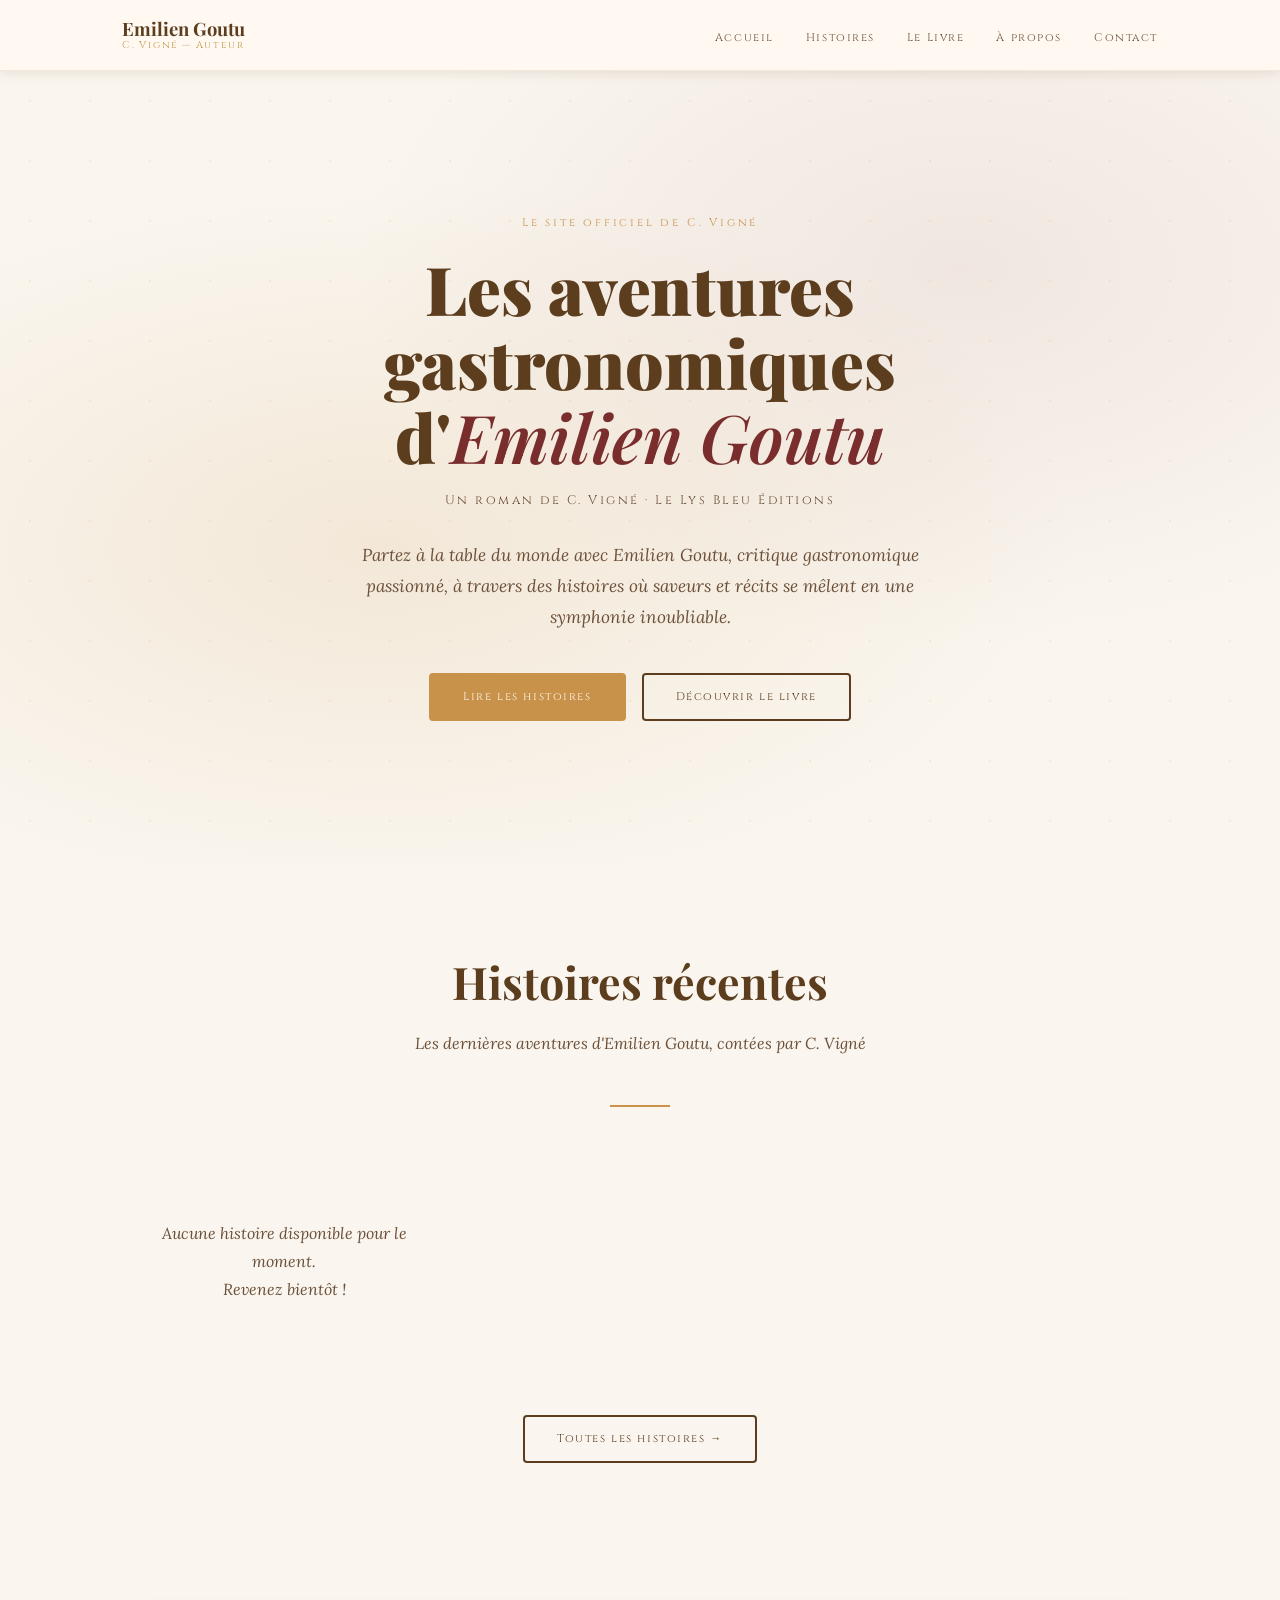
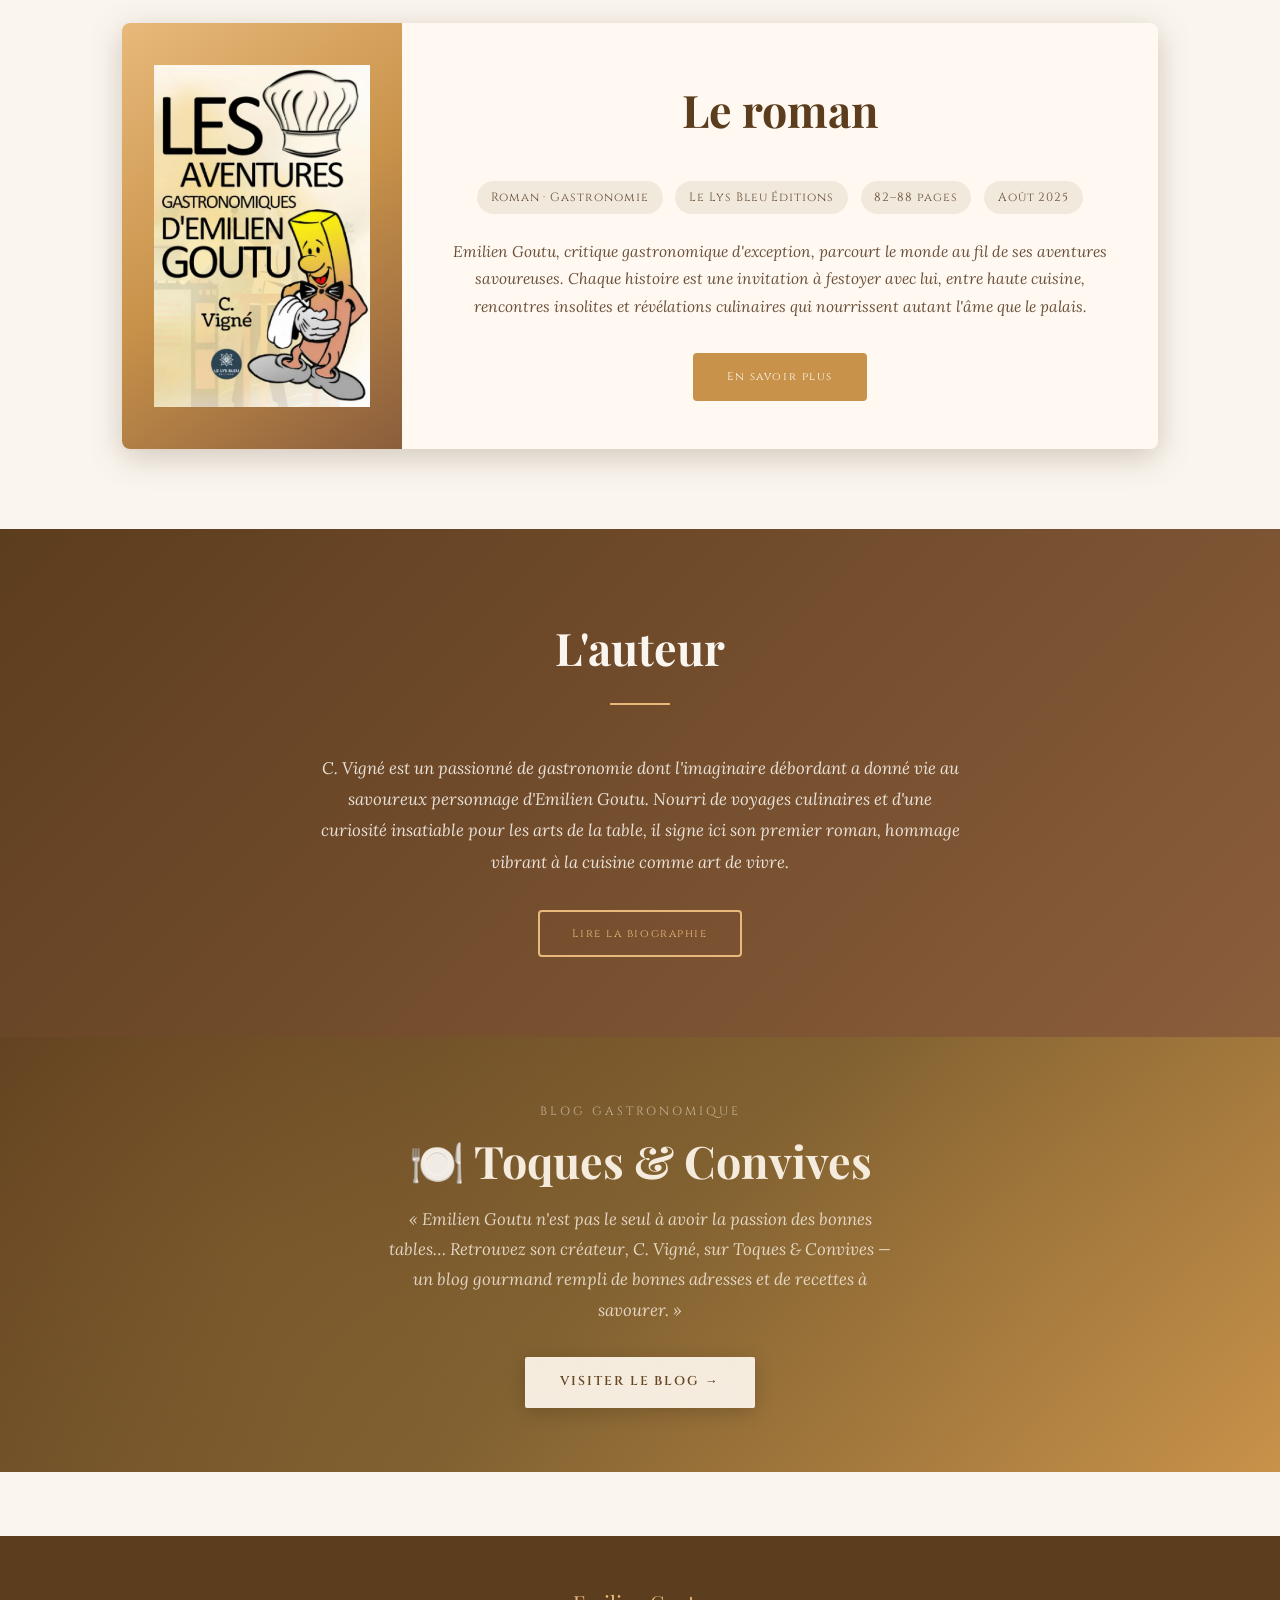
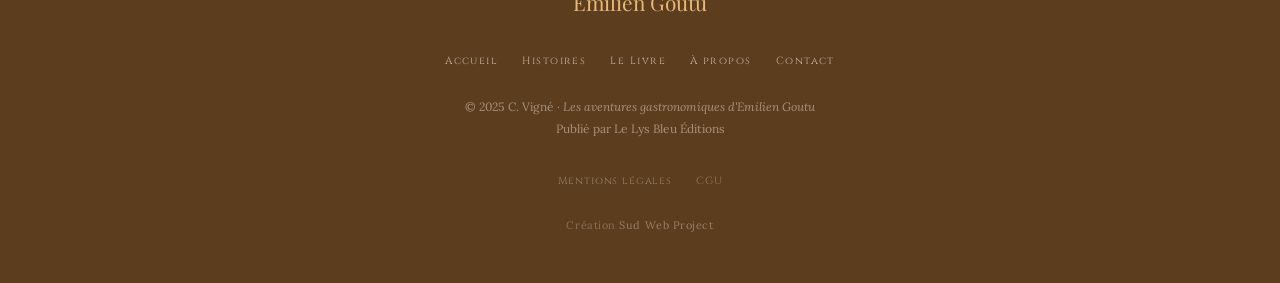
<file: index.html>
<!DOCTYPE html>
<html lang="fr">

<head>
    <meta charset="UTF-8" />
    <meta name="viewport" content="width=device-width, initial-scale=1.0" />

    <!-- Google Search Console -->
    <meta name="google-site-verification" content="Sd6p6Vr9RagdlcJtZ4svFPPkNSXMaJieqwTef02ppuY" />

    <!-- ═══ SEO PRIMAIRE ════════════════════════════════════ -->
    <title>Les aventures gastronomiques d'Emilien Goutu — Roman de C. Vigné | Christian Robin</title>
    <meta name="description"
        content="Site officiel de C. Vigné (Christian Robin), auteur du roman gastronomique Les aventures d'Emilien Goutu. Histoires savoureuses, critique gastronomique et littérature culinaire. Publié aux Éditions Le Lys Bleu." />
    <meta name="keywords"
        content="Emilien Goutu, Emilien Goutu, C. Vigné, Christian Robin, roman gastronomique, livre gastronomique, aventures gastronomiques d'Emilien Goutu, livre C. Vigné, livre Christian Robin, auteur gastronomique français, roman culinaire, littérature gastronomique, Le Lys Bleu Éditions, critique gastronomique, histoires gastronomiques, nouvelles culinaires, roman français 2025, acheter roman gastronomique, Fnac gastronomie" />
    <meta name="author" content="C. Vigné" />
    <meta name="robots" content="index, follow" />
    <link rel="canonical" href="https://cvigne.netlify.app/" />

    <!-- ═══ OPEN GRAPH (réseaux sociaux) ════════════════════ -->
    <meta property="og:type" content="book" />
    <meta property="og:url" content="https://cvigne.netlify.app/" />
    <meta property="og:title" content="Les aventures gastronomiques d'Emilien Goutu — C. Vigné" />
    <meta property="og:description"
        content="Partez à la table du monde avec Emilien Goutu, critique gastronomique passionné. Un roman savoureux de C. Vigné (Christian Robin), publié aux Éditions Le Lys Bleu." />
    <meta property="og:image" content="https://cvigne.netlify.app/images/couverture.jpg" />
    <meta property="og:locale" content="fr_FR" />
    <meta property="og:site_name" content="Emilien Goutu — C. Vigné" />

    <!-- ═══ TWITTER CARD ════════════════════════════════════ -->
    <meta name="twitter:card" content="summary_large_image" />
    <meta name="twitter:title" content="Les aventures gastronomiques d'Emilien Goutu — C. Vigné" />
    <meta name="twitter:description"
        content="Un roman gastronomique savoureux de C. Vigné. Découvrez les aventures d'Emilien Goutu, critique gastronomique passionné." />
    <meta name="twitter:image" content="https://cvigne.netlify.app/images/couverture.jpg" />

    <!-- ═══ SCHEMA.ORG JSON-LD (données structurées Google) ═ -->
    <script type="application/ld+json">
  {
    "@context": "https://schema.org",
    "@type": "Book",
    "name": "Les aventures gastronomiques d'Emilien Goutu",
    "alternateName": "Les aventures gastronomiques d'Emilien Goutu",
    "author": {
      "@type": "Person",
      "name": "C. Vigné",
      "alternateName": "Christian Robin",
      "url": "https://cvigne.netlify.app/apropos.html"
    },
    "publisher": {
      "@type": "Organization",
      "name": "Le Lys Bleu Éditions",
      "url": "https://www.lysbleueditions.com"
    },
    "datePublished": "2025-08-18",
    "genre": ["Roman", "Gastronomie", "Aventures", "Littérature française"],
    "inLanguage": "fr",
    "numberOfPages": "85",
    "image": "https://cvigne.netlify.app/images/couverture.jpg",
    "url": "https://cvigne.netlify.app/livre.html",
    "sameAs": ["https://www.fnac.com/a21954232/C-Vigne-Les-aventures-gastronomiques-d-Emilien-Goutu", "https://toquetconvives.com"],
    "offers": [
      {
        "@type": "Offer",
        "name": "Broché",
        "availability": "https://schema.org/InStock",
        "url": "https://www.fnac.com/a21954232/C-Vigne-Les-aventures-gastronomiques-d-Emilien-Goutu"
      },
      {
        "@type": "Offer",
        "name": "Ebook",
        "availability": "https://schema.org/InStock",
        "url": "https://www.lysbleueditions.com/litterature/romans/aventures/les-aventures-gastronomiques-demilien-goutu/"
      }
    ]
  }
  </script>

    <!-- Favicon -->
    <link rel="icon" type="image/svg+xml" href="images/favicon.svg" />
    <link rel="apple-touch-icon" href="images/favicon.svg" />
    <meta name="theme-color" content="#c8924a" />

    <link rel="stylesheet" href="css/style.css" />
</head>

<body>

    <header id="header">
        <div class="header-inner">
            <a href="index.html" class="logo">
                Emilien Goutu
                <span>C. Vigné — Auteur</span>
            </a>
            <nav>
                <button class="burger" aria-label="Menu">
                    <span></span><span></span><span></span>
                </button>
                <ul>
                    <li><a href="index.html">Accueil</a></li>
                    <li><a href="histoires.html">Histoires</a></li>
                    <li><a href="livre.html">Le Livre</a></li>
                    <li><a href="apropos.html">À propos</a></li>
                    <li><a href="contact.html">Contact</a></li>
                </ul>
            </nav>
        </div>
    </header>

    <section class="hero">
        <div class="hero-content">
            <p class="hero-eyebrow">Le site officiel de C. Vigné</p>
            <h1>Les aventures gastronomiques<br>d'<em>Emilien Goutu</em></h1>
            <p class="hero-auteur">Un roman de C. Vigné · Le Lys Bleu Éditions</p>
            <p class="hero-description">
                Partez à la table du monde avec Emilien Goutu, critique gastronomique passionné,
                à travers des histoires où saveurs et récits se mêlent en une symphonie inoubliable.
            </p>
            <div class="hero-cta">
                <a href="histoires.html" class="btn btn-primary">Lire les histoires</a>
                <a href="livre.html" class="btn btn-outline">Découvrir le livre</a>
            </div>
        </div>
    </section>

    <section class="section">
        <h2 class="section-title fade-in">Histoires récentes</h2>
        <p class="section-subtitle fade-in">Les dernières aventures d'Emilien Goutu, contées par C. Vigné</p>
        <hr class="divider">
        <div id="histoires-accueil" class="cartes-grid">
            <p class="chargement">Chargement…</p>
        </div>
        <div style="text-align:center; margin-top:3rem;" class="fade-in">
            <a href="histoires.html" class="btn btn-outline">Toutes les histoires →</a>
        </div>
    </section>

    <section class="section fade-in">
        <div class="livre-apercu">
            <div class="livre-apercu-cover">
                <img src="images/photo-livre-emiliengoutu_.webp"
                    alt="Couverture — Les aventures gastronomiques d'Emilien Goutu" class="livre-cover-img">
            </div>
            <div class="livre-apercu-infos">
                <h2 class="section-title">Le roman</h2>
                <div class="livre-meta">
                    <span class="livre-meta-item">Roman · Gastronomie</span>
                    <span class="livre-meta-item">Le Lys Bleu Éditions</span>
                    <span class="livre-meta-item">82–88 pages</span>
                    <span class="livre-meta-item">Août 2025</span>
                </div>
                <p class="livre-resume">
                    Emilien Goutu, critique gastronomique d'exception, parcourt le monde au fil de ses aventures
                    savoureuses. Chaque histoire est une invitation à festoyer avec lui, entre haute cuisine,
                    rencontres insolites et révélations culinaires qui nourrissent autant l'âme que le palais.
                </p>
                <a href="livre.html" class="btn btn-primary">En savoir plus</a>
            </div>
        </div>
    </section>

    <section class="apropos-home fade-in">
        <h2 class="section-title">L'auteur</h2>
        <hr class="divider">
        <p>
            C. Vigné est un passionné de gastronomie dont l'imaginaire débordant
            a donné vie au savoureux personnage d'Emilien Goutu.
            Nourri de voyages culinaires et d'une curiosité insatiable pour les arts de la table,
            il signe ici son premier roman, hommage vibrant à la cuisine comme art de vivre.
        </p>
        <a href="apropos.html" class="btn btn-outline">Lire la biographie</a>
    </section>

    <section class="fade-in" style="
        padding: 4rem 2rem;
        background: linear-gradient(135deg, #5c3d1e 0%, #7a5c2e 50%, #c8924a 100%);
        text-align: center;
        position: relative;
        overflow: hidden;
    ">
        <!-- Décoration fond -->
        <div style="
            position: absolute; inset: 0;
            background-image: radial-gradient(circle at 20% 50%, rgba(200,146,74,0.15) 0%, transparent 60%),
                              radial-gradient(circle at 80% 50%, rgba(200,146,74,0.15) 0%, transparent 60%);
            pointer-events: none;
        "></div>

        <p style="
            font-family: 'Cinzel', serif;
            font-size: 0.75rem;
            letter-spacing: 0.25em;
            text-transform: uppercase;
            color: rgba(250,246,239,0.6);
            margin-bottom: 0.75rem;
        "> Blog gastronomique</p>

        <h2 style="
            font-family: 'Playfair Display', Georgia, serif;
            font-size: clamp(1.8rem, 4vw, 2.8rem);
            color: #faf6ef;
            margin-bottom: 1rem;
            font-weight: 700;
            line-height: 1.2;
        ">🍽️ Toques &amp; Convives</h2>

        <p style="
            font-family: 'Lora', Georgia, serif;
            font-style: italic;
            color: rgba(250,246,239,0.85);
            font-size: 1.05rem;
            max-width: 520px;
            margin: 0 auto 2rem;
            line-height: 1.8;
        ">
            « Emilien Goutu n'est pas le seul à avoir la passion des bonnes tables… Retrouvez son créateur, C. Vigné,
            sur Toques & Convives — un blog gourmand rempli de bonnes adresses et de recettes à savourer. »
        </p>

        <a href="https://toquetconvives.com/" target="_blank" rel="noopener" style="
            display: inline-block;
            padding: 0.9rem 2.2rem;
            background: #faf6ef;
            color: #5c3d1e;
            font-family: 'Cinzel', serif;
            font-size: 0.8rem;
            letter-spacing: 0.15em;
            text-transform: uppercase;
            text-decoration: none;
            border-radius: 2px;
            font-weight: 700;
            transition: all 0.3s ease;
            box-shadow: 0 4px 20px rgba(0,0,0,0.2);
        " onmouseover="this.style.background='#c8924a'; this.style.color='#faf6ef';"
            onmouseout="this.style.background='#faf6ef'; this.style.color='#5c3d1e';">
            Visiter le blog →
        </a>
    </section>

    <footer>
        <div class="footer-logo">Emilien Goutu</div>
        <nav>
            <ul>
                <li><a href="index.html">Accueil</a></li>
                <li><a href="histoires.html">Histoires</a></li>
                <li><a href="livre.html">Le Livre</a></li>
                <li><a href="apropos.html">À propos</a></li>
                <li><a href="contact.html">Contact</a></li>
            </ul>
        </nav>
        <p class="copyright">
            © 2025 C. Vigné · <em>Les aventures gastronomiques d'Emilien Goutu</em><br>
            Publié par Le Lys Bleu Éditions
        </p>
        <nav class="footer-legal">
            <ul>
                <li><a href="mentions-legales.html">Mentions légales</a></li>
                <li><a href="cgu.html">CGU</a></li>
            </ul>
        </nav>
        <p class="credit-footer">Création <a href="https://www.sudwebproject.com" target="_blank" rel="noopener">Sud Web
                Project</a></p>
    </footer>

    <script src="js/main.js"></script>
    <!-- Netlify Identity Widget -->
    <script src="https://identity.netlify.com/v1/netlify-identity-widget.js"></script>
    <script>
        document.addEventListener('DOMContentLoaded', () => {
            chargerHistoires('histoires-accueil', 3, true);
        });
    </script>
</body>

</html>
</file>
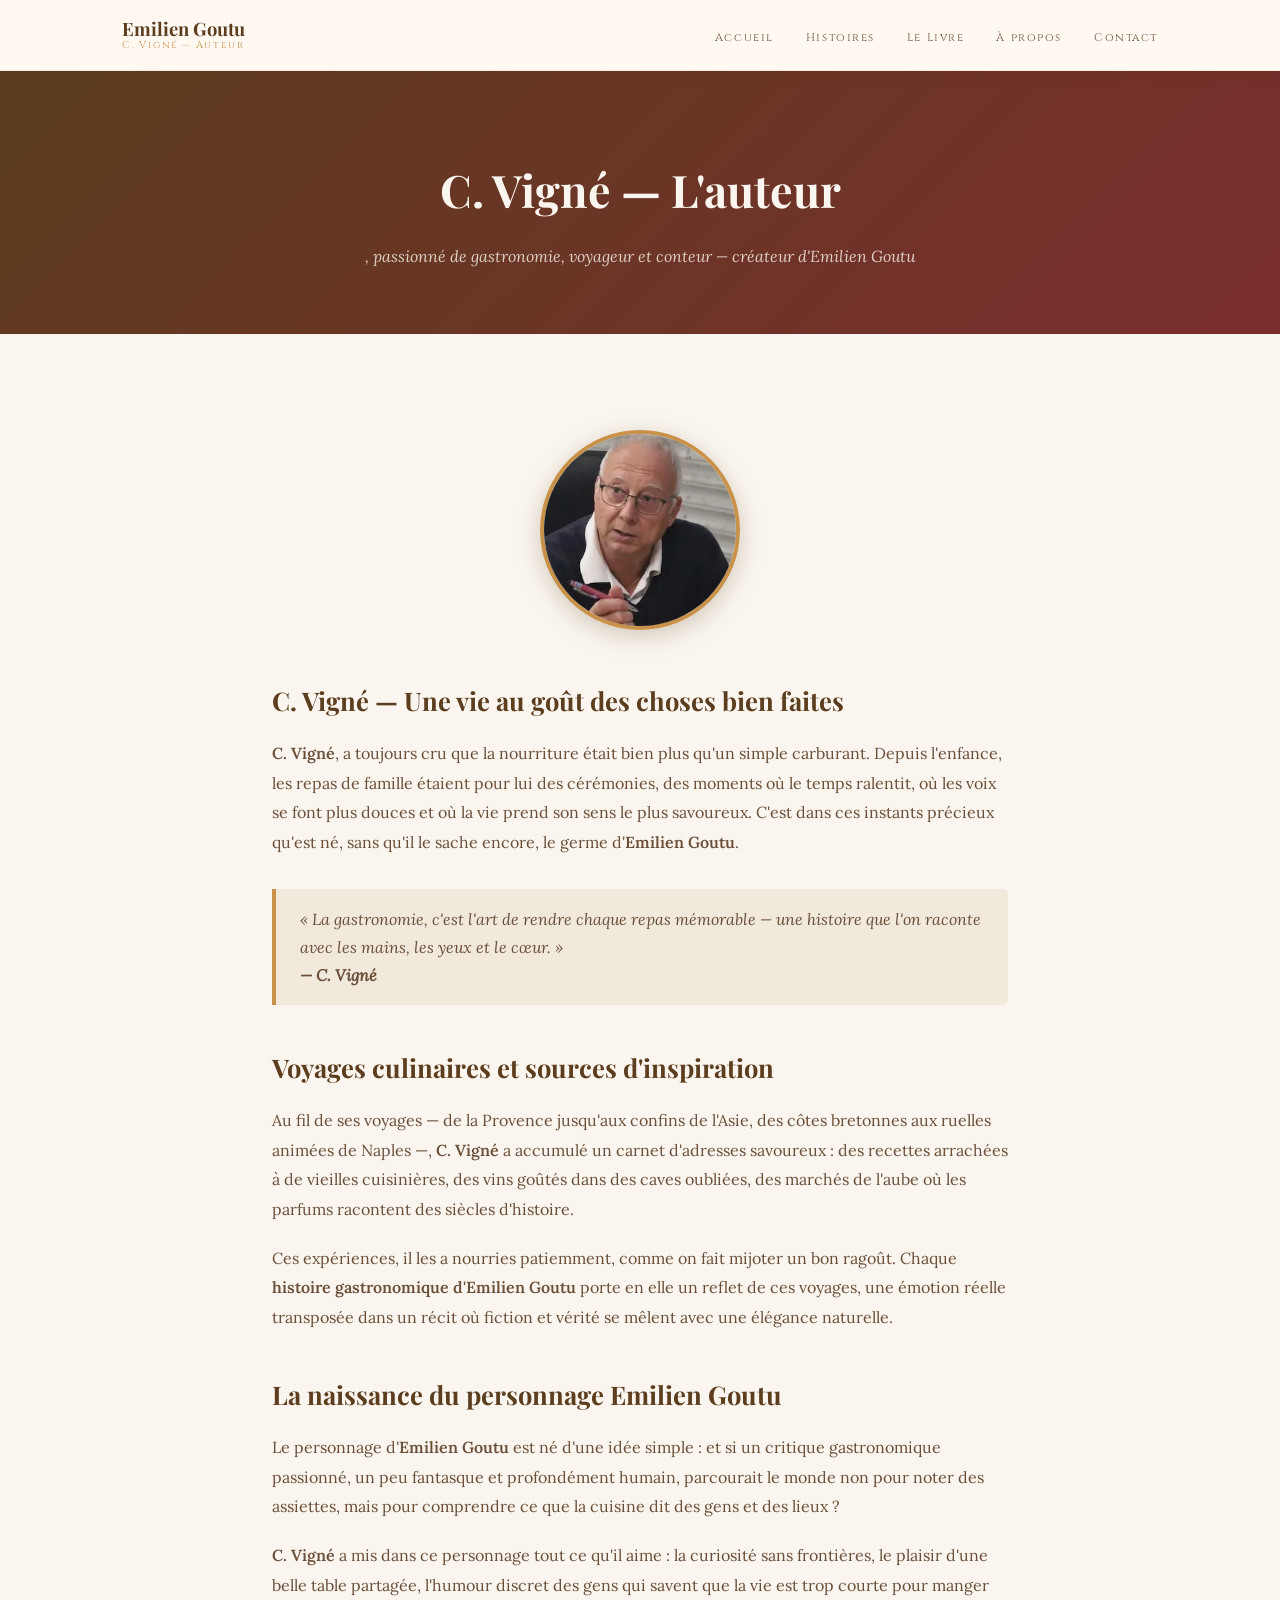
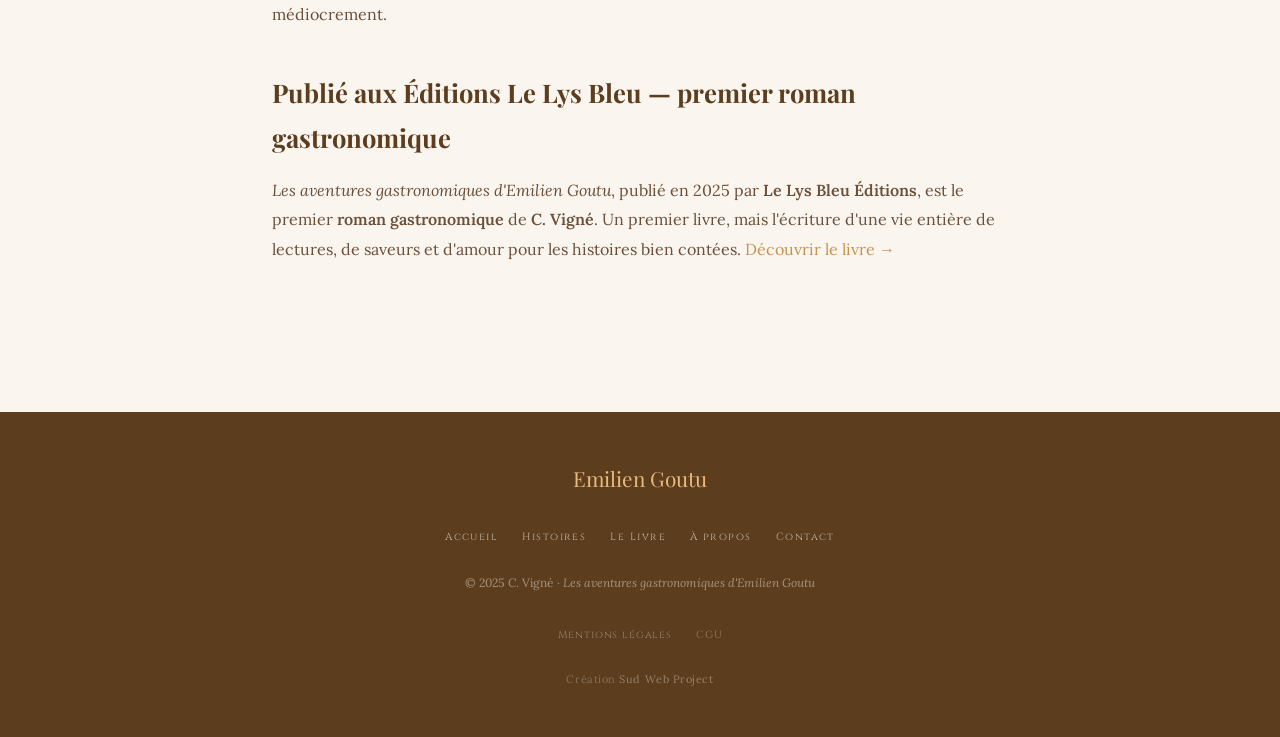
<file: apropos.html>
<!DOCTYPE html>
<html lang="fr">

<head>
    <meta charset="UTF-8" />
    <meta name="viewport" content="width=device-width, initial-scale=1.0" />

    <!-- ═══ SEO PRIMAIRE ════════════════════════════════════ -->
    <title>C. Vigné — Christian Robin, auteur du roman gastronomique Emilien Goutu | Biographie</title>
    <meta name="description"
        content="Biographie de C. Vigné (Christian Robin), auteur passionné de gastronomie et créateur du personnage Emilien Goutu. Découvrez son parcours d'écrivain, ses voyages culinaires et les inspirations derrière son roman gastronomique publié aux Éditions Le Lys Bleu en 2025." />
    <meta name="keywords"
        content="C. Vigné biographie, Christian Robin auteur, Christian Robin écrivain, C. Vigné auteur gastronomique, qui est C. Vigné, qui est Christian Robin écrivain, auteur roman gastronomique français, Emilien Goutu créateur, créateur Emilien Goutu, écrivain gastronomie française, Le Lys Bleu auteur 2025, voyages culinaires écrivain, littérature gastronomique française, auteur aventures gastronomiques, biographie écrivain gastronomie, romancier gastronomique français" />
    <meta name="author" content="C. Vigné" />
    <meta name="robots" content="index, follow" />
    <link rel="canonical" href="https://cvigne.netlify.app/apropos.html" />

    <!-- ═══ OPEN GRAPH ═══════════════════════════════════════ -->
    <meta property="og:type" content="profile" />
    <meta property="og:url" content="https://cvigne.netlify.app/apropos.html" />
    <meta property="og:title" content="C. Vigné (Christian Robin) — Auteur du roman gastronomique Emilien Goutu" />
    <meta property="og:description"
        content="Passionné de gastronomie et de voyages culinaires, C. Vigné (Christian Robin) est l'auteur des aventures gastronomiques d'Emilien Goutu, publié aux Éditions Le Lys Bleu en 2025." />
    <meta property="og:image" content="https://cvigne.netlify.app/images/Cvigné-auteur-emiliengoutu.webp" />
    <meta property="og:locale" content="fr_FR" />
    <meta property="og:site_name" content="Emilien Goutu — C. Vigné" />

    <!-- ═══ TWITTER CARD ════════════════════════════════════ -->
    <meta name="twitter:card" content="summary_large_image" />
    <meta name="twitter:title" content="C. Vigné (Christian Robin) — Auteur d'Emilien Goutu" />
    <meta name="twitter:description"
        content="Biographie de C. Vigné (Christian Robin), auteur passionné de gastronomie et créateur du personnage Emilien Goutu." />
    <meta name="twitter:image" content="https://cvigne.netlify.app/images/Cvigné-auteur-emiliengoutu.webp" />

    <!-- ═══ SCHEMA.ORG JSON-LD ══════════════════════════════ -->
    <script type="application/ld+json">
  {
    "@context": "https://schema.org",
    "@type": "Person",
    "name": "C. Vigné",
    "alternateName": "Christian Robin",
    "jobTitle": "Auteur",
    "description": "Auteur passionné de gastronomie, créateur du personnage Emilien Goutu et du roman Les aventures gastronomiques d'Emilien Goutu, publié aux Éditions Le Lys Bleu en 2025.",
    "image": "https://cvigne.netlify.app/images/Cvigné-auteur-emiliengoutu.webp",
    "url": "https://cvigne.netlify.app/apropos.html",
    "knowsAbout": ["Gastronomie", "Littérature", "Voyages culinaires", "Critique gastronomique", "Cuisine française"],
    "sameAs": "https://www.lysbleueditions.com",
    "author": {
      "@type": "Book",
      "name": "Les aventures gastronomiques d'Emilien Goutu",
      "alternateName": "Les aventures gastronomiques d'Emilien Goûtu",
      "datePublished": "2025-08-18",
      "publisher": {
        "@type": "Organization",
        "name": "Le Lys Bleu Éditions",
        "url": "https://www.lysbleueditions.com"
      }
    }
  }
  </script>

    <!-- Favicon -->
    <link rel="icon" type="image/svg+xml" href="images/favicon.svg" />
    <link rel="apple-touch-icon" href="images/favicon.svg" />
    <meta name="theme-color" content="#c8924a" />
    <link rel="stylesheet" href="css/style.css" />
</head>

<body>

    <header id="header">
        <div class="header-inner">
            <a href="index.html" class="logo">
                Emilien Goutu
                <span>C. Vigné — Auteur</span>
            </a>
            <nav>
                <button class="burger" aria-label="Menu">
                    <span></span><span></span><span></span>
                </button>
                <ul>
                    <li><a href="index.html">Accueil</a></li>
                    <li><a href="histoires.html">Histoires</a></li>
                    <li><a href="livre.html">Le Livre</a></li>
                    <li><a href="apropos.html">À propos</a></li>
                    <li><a href="contact.html">Contact</a></li>
                </ul>
            </nav>
        </div>
    </header>

    <section class="page-hero">
        <h1 class="section-title">C. Vigné — L'auteur</h1>
        <p>, passionné de gastronomie, voyageur et conteur — créateur d'Emilien Goutu</p>
    </section>

    <main class="apropos-page">

        <div class="auteur-photo-wrapper fade-in">
            <img src="images/Cvigné-auteur-emiliengoutu.webp"
                alt="C. Vigné (Christian Robin), auteur du roman gastronomique Les aventures d'Emilien Goutu"
                class="auteur-photo" width="200" height="200" loading="lazy" />
        </div>

        <h2 class="fade-in">C. Vigné — Une vie au goût des choses bien faites</h2>
        <p class="fade-in">
            <strong>C. Vigné</strong>, a toujours cru
            que la nourriture était bien plus qu'un simple carburant. Depuis l'enfance, les repas de famille
            étaient pour lui des cérémonies, des moments où le temps ralentit, où les voix se font plus douces
            et où la vie prend son sens le plus savoureux. C'est dans ces instants précieux qu'est né,
            sans qu'il le sache encore, le germe d'<strong>Emilien Goutu</strong>.
        </p>

        <blockquote class="fade-in">
            « La gastronomie, c'est l'art de rendre chaque repas mémorable —
            une histoire que l'on raconte avec les mains, les yeux et le cœur. »
            <br><strong>— C. Vigné</strong>
        </blockquote>

        <h2 class="fade-in">Voyages culinaires et sources d'inspiration</h2>
        <p class="fade-in">
            Au fil de ses voyages — de la Provence jusqu'aux confins de l'Asie, des côtes bretonnes
            aux ruelles animées de Naples —, <strong>C. Vigné</strong> a accumulé un carnet d'adresses
            savoureux : des recettes arrachées à de vieilles cuisinières, des vins goûtés dans des caves oubliées,
            des marchés de l'aube où les parfums racontent des siècles d'histoire.
        </p>
        <p class="fade-in">
            Ces expériences, il les a nourries patiemment, comme on fait mijoter un bon ragoût.
            Chaque <strong>histoire gastronomique d'Emilien Goutu</strong> porte en elle un reflet de ces voyages,
            une émotion réelle transposée dans un récit où fiction et vérité se mêlent
            avec une élégance naturelle.
        </p>

        <h2 class="fade-in">La naissance du personnage Emilien Goutu</h2>
        <p class="fade-in">
            Le personnage d'<strong>Emilien Goutu</strong> est né d'une idée simple : et si un critique gastronomique
            passionné, un peu fantasque et profondément humain, parcourait le monde non pour noter
            des assiettes, mais pour comprendre ce que la cuisine dit des gens et des lieux ?
        </p>
        <p class="fade-in">
            <strong>C. Vigné</strong> a mis dans ce personnage tout ce qu'il aime : la curiosité sans frontières,
            le plaisir d'une belle table partagée, l'humour discret des gens qui savent que la vie
            est trop courte pour manger médiocrement.
        </p>

        <h2 class="fade-in">Publié aux Éditions Le Lys Bleu — premier roman gastronomique</h2>
        <p class="fade-in">
            <em>Les aventures gastronomiques d'Emilien Goutu</em>, publié en 2025 par
            <strong>Le Lys Bleu Éditions</strong>, est le premier <strong>roman gastronomique</strong>
            de <strong>C. Vigné</strong>. Un premier livre, mais l'écriture d'une vie entière
            de lectures, de saveurs et d'amour pour les histoires bien contées.
            <a href="livre.html" title="Acheter le roman gastronomique d'Emilien Goutu de C. Vigné">Découvrir le livre
                →</a>
        </p>

    </main>

    <footer>
        <div class="footer-logo">Emilien Goutu</div>
        <nav>
            <ul>
                <li><a href="index.html">Accueil</a></li>
                <li><a href="histoires.html">Histoires</a></li>
                <li><a href="livre.html">Le Livre</a></li>
                <li><a href="apropos.html">À propos</a></li>
                <li><a href="contact.html">Contact</a></li>
            </ul>
        </nav>
        <p class="copyright">© 2025 C. Vigné · <em>Les aventures gastronomiques d'Emilien Goutu</em></p>
        <nav class="footer-legal">
            <ul>
                <li><a href="mentions-legales.html">Mentions légales</a></li>
                <li><a href="cgu.html">CGU</a></li>
            </ul>
        </nav>
        <p class="credit-footer">Création <a href="https://www.sudwebproject.com" target="_blank" rel="noopener">Sud Web
                Project</a></p>
    </footer>

    <script src="js/main.js"></script>
    <script src="https://identity.netlify.com/v1/netlify-identity-widget.js"></script>
</body>

</html>
</file>
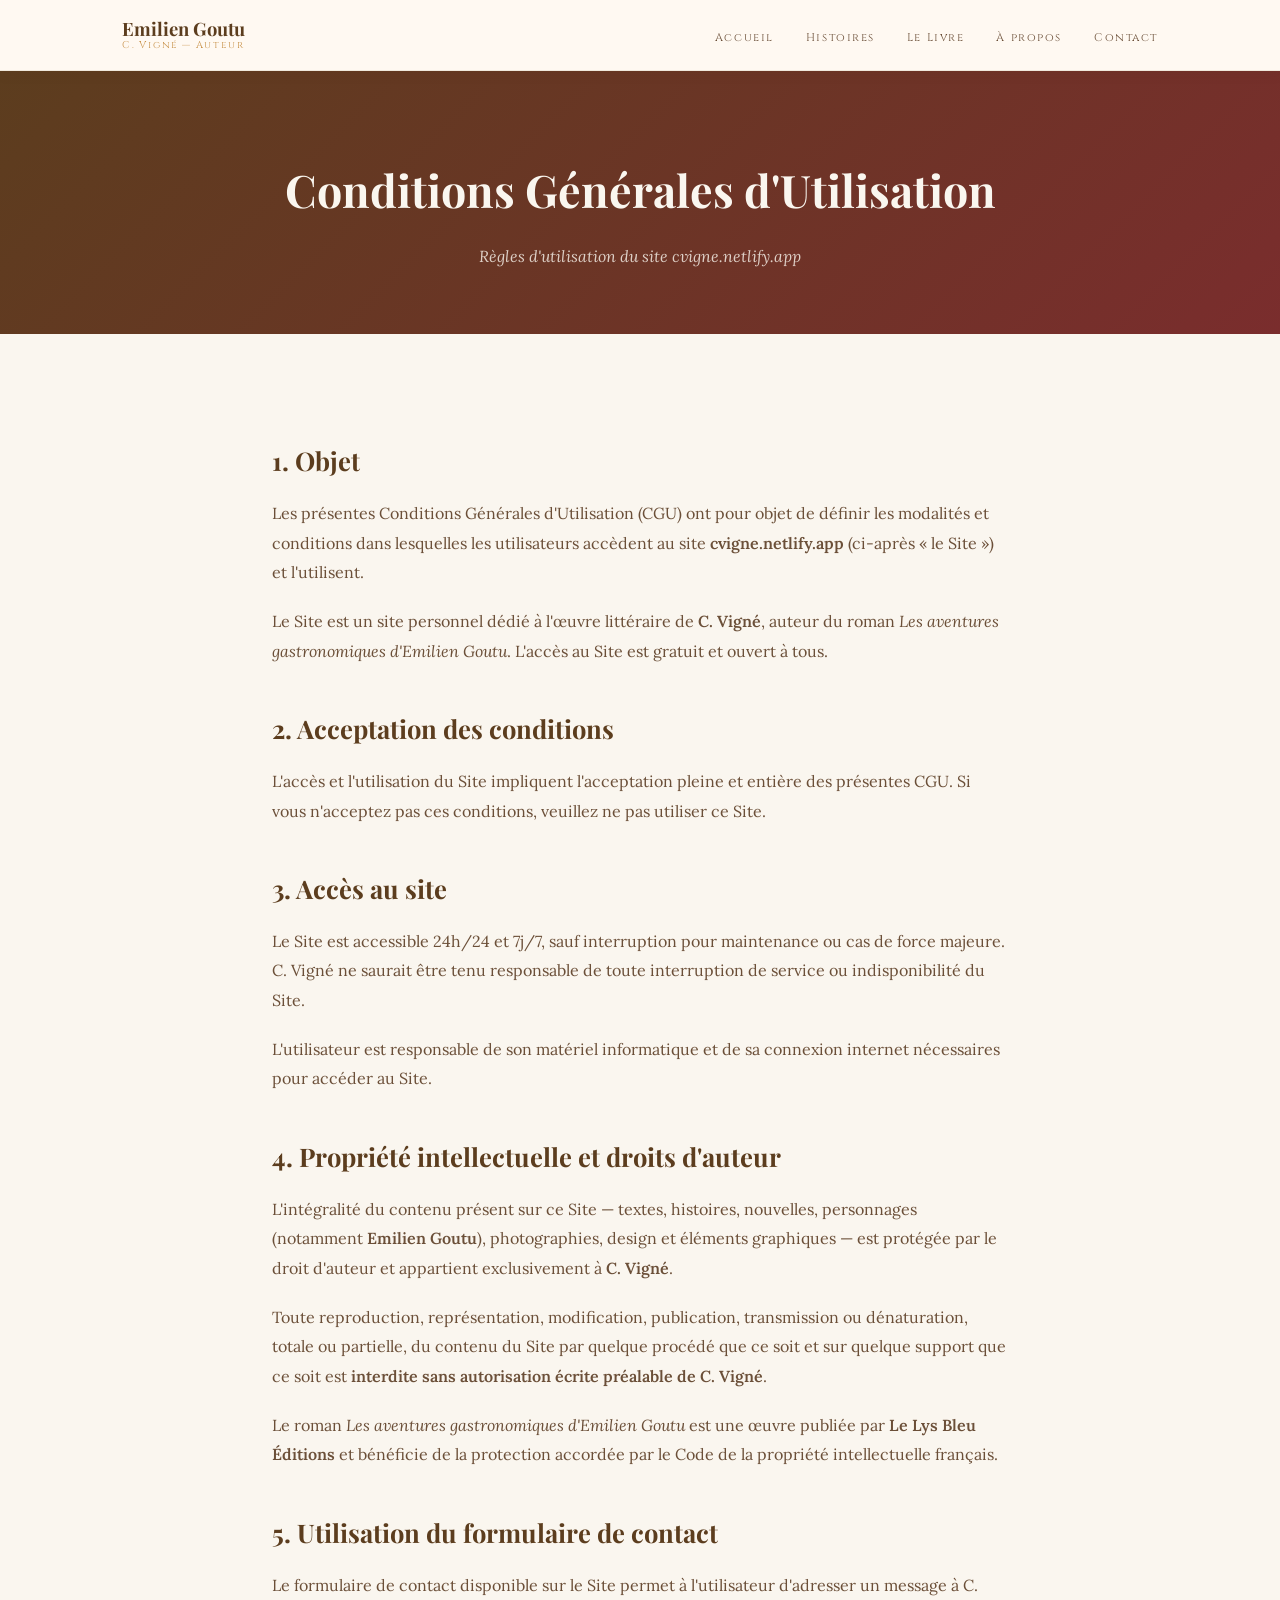
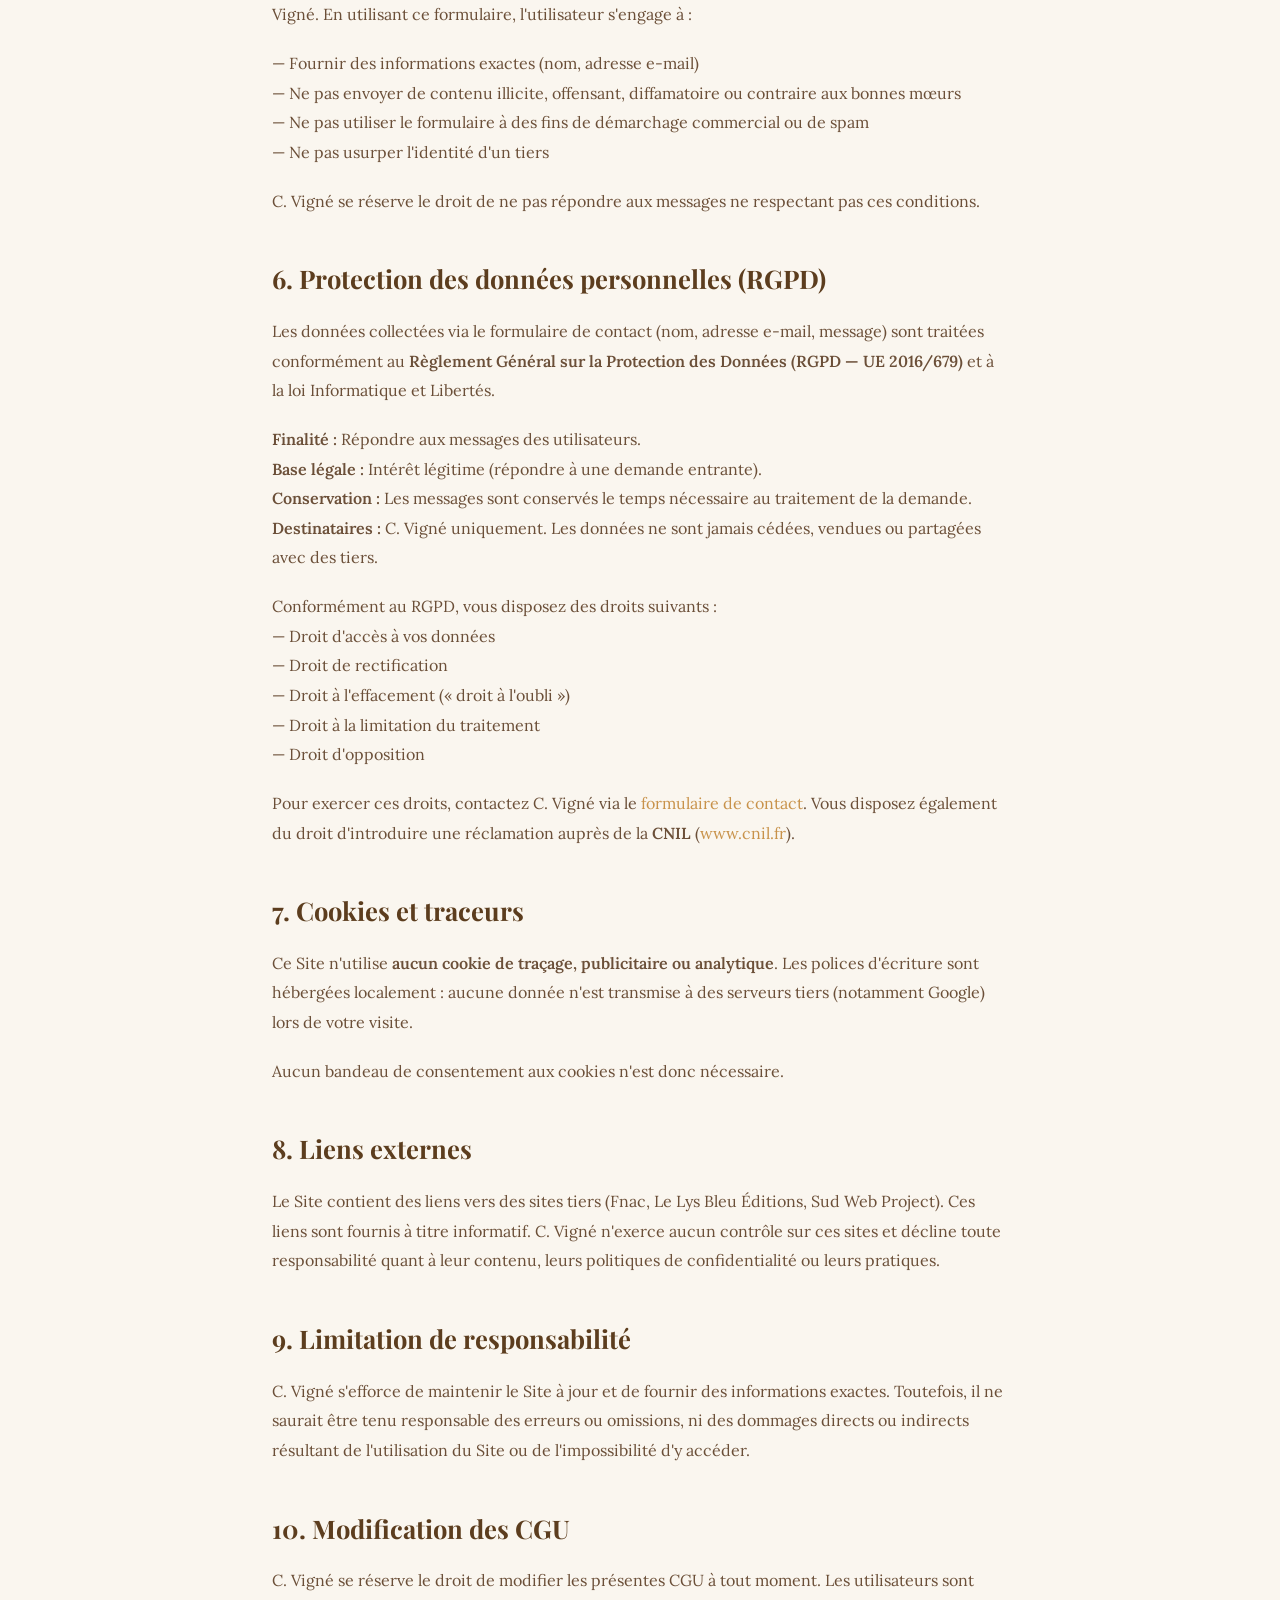
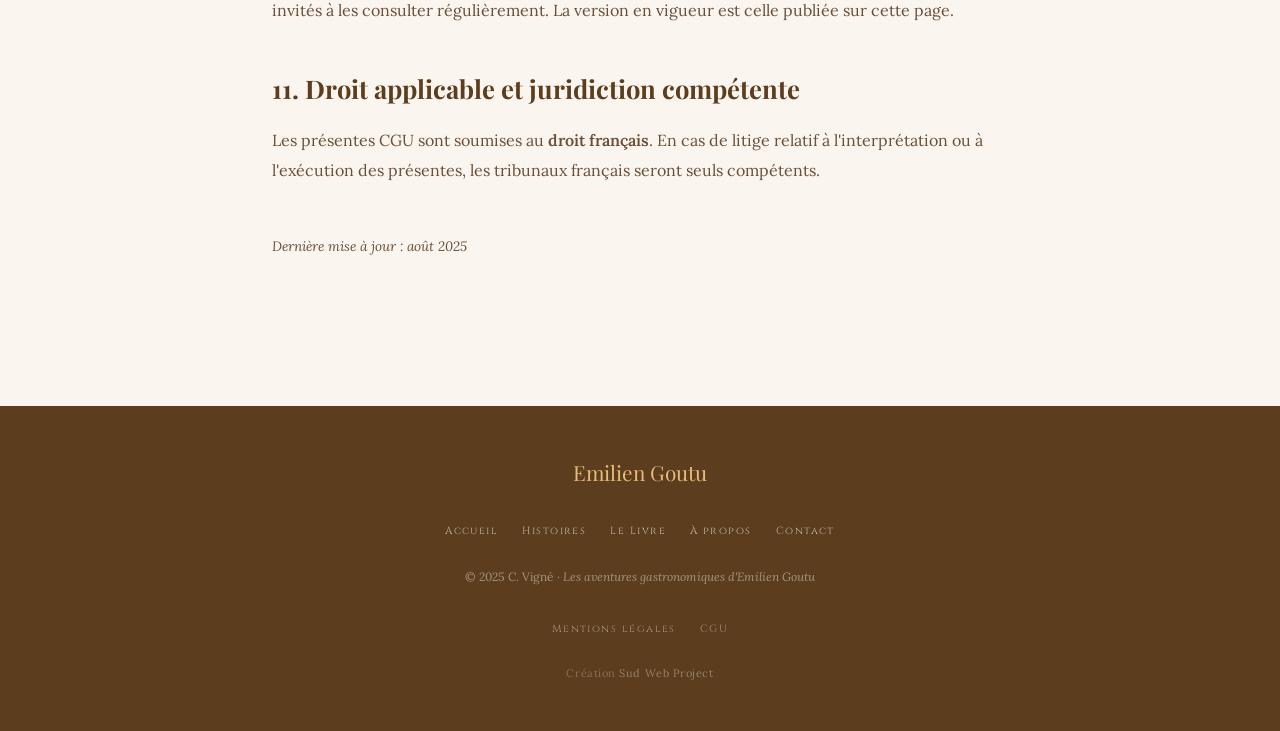
<file: cgu.html>
<!DOCTYPE html>
<html lang="fr">

<head>
    <meta charset="UTF-8" />
    <meta name="viewport" content="width=device-width, initial-scale=1.0" />
    <title>Conditions Générales d'Utilisation — Emilien Goutu | C. Vigné</title>
    <meta name="description"
        content="Conditions générales d'utilisation du site officiel de C. Vigné, auteur des aventures gastronomiques d'Emilien Goutu." />
    <meta name="robots" content="noindex, follow" />
    <link rel="icon" type="image/svg+xml" href="images/favicon.svg" />
    <link rel="apple-touch-icon" href="images/favicon.svg" />
    <meta name="theme-color" content="#c8924a" />
    <link rel="stylesheet" href="css/style.css" />
</head>

<body>

    <header id="header">
        <div class="header-inner">
            <a href="index.html" class="logo">
                Emilien Goutu
                <span>C. Vigné — Auteur</span>
            </a>
            <nav>
                <button class="burger" aria-label="Menu">
                    <span></span><span></span><span></span>
                </button>
                <ul>
                    <li><a href="index.html">Accueil</a></li>
                    <li><a href="histoires.html">Histoires</a></li>
                    <li><a href="livre.html">Le Livre</a></li>
                    <li><a href="apropos.html">À propos</a></li>
                    <li><a href="contact.html">Contact</a></li>
                </ul>
            </nav>
        </div>
    </header>

    <section class="page-hero">
        <h1 class="section-title">Conditions Générales d'Utilisation</h1>
        <p>Règles d'utilisation du site cvigne.netlify.app</p>
    </section>

    <main class="apropos-page">

        <h2>1. Objet</h2>
        <p>
            Les présentes Conditions Générales d'Utilisation (CGU) ont pour objet de définir
            les modalités et conditions dans lesquelles les utilisateurs accèdent au site
            <strong>cvigne.netlify.app</strong> (ci-après « le Site ») et l'utilisent.
        </p>
        <p>
            Le Site est un site personnel dédié à l'œuvre littéraire de <strong>C. Vigné</strong>,
            auteur du roman <em>Les aventures gastronomiques d'Emilien Goutu</em>.
            L'accès au Site est gratuit et ouvert à tous.
        </p>

        <h2>2. Acceptation des conditions</h2>
        <p>
            L'accès et l'utilisation du Site impliquent l'acceptation pleine et entière
            des présentes CGU. Si vous n'acceptez pas ces conditions, veuillez ne pas
            utiliser ce Site.
        </p>

        <h2>3. Accès au site</h2>
        <p>
            Le Site est accessible 24h/24 et 7j/7, sauf interruption pour maintenance
            ou cas de force majeure. C. Vigné ne saurait être tenu responsable de toute
            interruption de service ou indisponibilité du Site.
        </p>
        <p>
            L'utilisateur est responsable de son matériel informatique et de sa connexion
            internet nécessaires pour accéder au Site.
        </p>

        <h2>4. Propriété intellectuelle et droits d'auteur</h2>
        <p>
            L'intégralité du contenu présent sur ce Site — textes, histoires, nouvelles,
            personnages (notamment <strong>Emilien Goutu</strong>), photographies, design
            et éléments graphiques — est protégée par le droit d'auteur et appartient
            exclusivement à <strong>C. Vigné</strong>.
        </p>
        <p>
            Toute reproduction, représentation, modification, publication, transmission
            ou dénaturation, totale ou partielle, du contenu du Site par quelque procédé
            que ce soit et sur quelque support que ce soit est <strong>interdite sans
                autorisation écrite préalable de C. Vigné</strong>.
        </p>
        <p>
            Le roman <em>Les aventures gastronomiques d'Emilien Goutu</em> est une œuvre
            publiée par <strong>Le Lys Bleu Éditions</strong> et bénéficie de la protection
            accordée par le Code de la propriété intellectuelle français.
        </p>

        <h2>5. Utilisation du formulaire de contact</h2>
        <p>
            Le formulaire de contact disponible sur le Site permet à l'utilisateur d'adresser
            un message à C. Vigné. En utilisant ce formulaire, l'utilisateur s'engage à :
        </p>
        <p>
            — Fournir des informations exactes (nom, adresse e-mail)<br>
            — Ne pas envoyer de contenu illicite, offensant, diffamatoire ou contraire
            aux bonnes mœurs<br>
            — Ne pas utiliser le formulaire à des fins de démarchage commercial ou de spam<br>
            — Ne pas usurper l'identité d'un tiers
        </p>
        <p>
            C. Vigné se réserve le droit de ne pas répondre aux messages ne respectant
            pas ces conditions.
        </p>

        <h2>6. Protection des données personnelles (RGPD)</h2>
        <p>
            Les données collectées via le formulaire de contact (nom, adresse e-mail, message)
            sont traitées conformément au <strong>Règlement Général sur la Protection des
                Données (RGPD — UE 2016/679)</strong> et à la loi Informatique et Libertés.
        </p>
        <p>
            <strong>Finalité :</strong> Répondre aux messages des utilisateurs.<br>
            <strong>Base légale :</strong> Intérêt légitime (répondre à une demande entrante).<br>
            <strong>Conservation :</strong> Les messages sont conservés le temps nécessaire
            au traitement de la demande.<br>
            <strong>Destinataires :</strong> C. Vigné uniquement. Les données ne sont jamais
            cédées, vendues ou partagées avec des tiers.
        </p>
        <p>
            Conformément au RGPD, vous disposez des droits suivants :<br>
            — Droit d'accès à vos données<br>
            — Droit de rectification<br>
            — Droit à l'effacement (« droit à l'oubli »)<br>
            — Droit à la limitation du traitement<br>
            — Droit d'opposition
        </p>
        <p>
            Pour exercer ces droits, contactez C. Vigné via le
            <a href="contact.html">formulaire de contact</a>.
            Vous disposez également du droit d'introduire une réclamation auprès de la
            <strong>CNIL</strong> (<a href="https://www.cnil.fr" target="_blank" rel="noopener">www.cnil.fr</a>).
        </p>

        <h2>7. Cookies et traceurs</h2>
        <p>
            Ce Site n'utilise <strong>aucun cookie de traçage, publicitaire ou analytique</strong>.
            Les polices d'écriture sont hébergées localement : aucune donnée n'est transmise
            à des serveurs tiers (notamment Google) lors de votre visite.
        </p>
        <p>
            Aucun bandeau de consentement aux cookies n'est donc nécessaire.
        </p>

        <h2>8. Liens externes</h2>
        <p>
            Le Site contient des liens vers des sites tiers (Fnac, Le Lys Bleu Éditions,
            Sud Web Project). Ces liens sont fournis à titre informatif. C. Vigné n'exerce
            aucun contrôle sur ces sites et décline toute responsabilité quant à leur contenu,
            leurs politiques de confidentialité ou leurs pratiques.
        </p>

        <h2>9. Limitation de responsabilité</h2>
        <p>
            C. Vigné s'efforce de maintenir le Site à jour et de fournir des informations
            exactes. Toutefois, il ne saurait être tenu responsable des erreurs ou omissions,
            ni des dommages directs ou indirects résultant de l'utilisation du Site ou
            de l'impossibilité d'y accéder.
        </p>

        <h2>10. Modification des CGU</h2>
        <p>
            C. Vigné se réserve le droit de modifier les présentes CGU à tout moment.
            Les utilisateurs sont invités à les consulter régulièrement.
            La version en vigueur est celle publiée sur cette page.
        </p>

        <h2>11. Droit applicable et juridiction compétente</h2>
        <p>
            Les présentes CGU sont soumises au <strong>droit français</strong>.
            En cas de litige relatif à l'interprétation ou à l'exécution des présentes,
            les tribunaux français seront seuls compétents.
        </p>

        <p style="margin-top:3rem; font-size:0.85rem; color:var(--texte-doux); font-style:italic;">
            Dernière mise à jour : août 2025
        </p>

    </main>

    <footer>
        <div class="footer-logo">Emilien Goutu</div>
        <nav>
            <ul>
                <li><a href="index.html">Accueil</a></li>
                <li><a href="histoires.html">Histoires</a></li>
                <li><a href="livre.html">Le Livre</a></li>
                <li><a href="apropos.html">À propos</a></li>
                <li><a href="contact.html">Contact</a></li>
            </ul>
        </nav>
        <p class="copyright">© 2025 C. Vigné · <em>Les aventures gastronomiques d'Emilien Goutu</em></p>
        <nav style="margin-top:1rem;">
            <ul style="justify-content:center; display:flex; gap:1.5rem; flex-wrap:wrap;">
                <li><a href="mentions-legales.html" style="font-size:0.65rem; color:rgba(240,233,220,0.5);">Mentions
                        légales</a></li>
                <li><a href="cgu.html" style="font-size:0.65rem; color:rgba(240,233,220,0.5);">CGU</a></li>
            </ul>
        </nav>
        <p class="credit-footer">Création <a href="https://www.sudwebproject.com" target="_blank" rel="noopener">Sud Web
                Project</a></p>
    </footer>

    <script src="js/main.js"></script>
    <script src="https://identity.netlify.com/v1/netlify-identity-widget.js"></script>
</body>

</html>
</file>
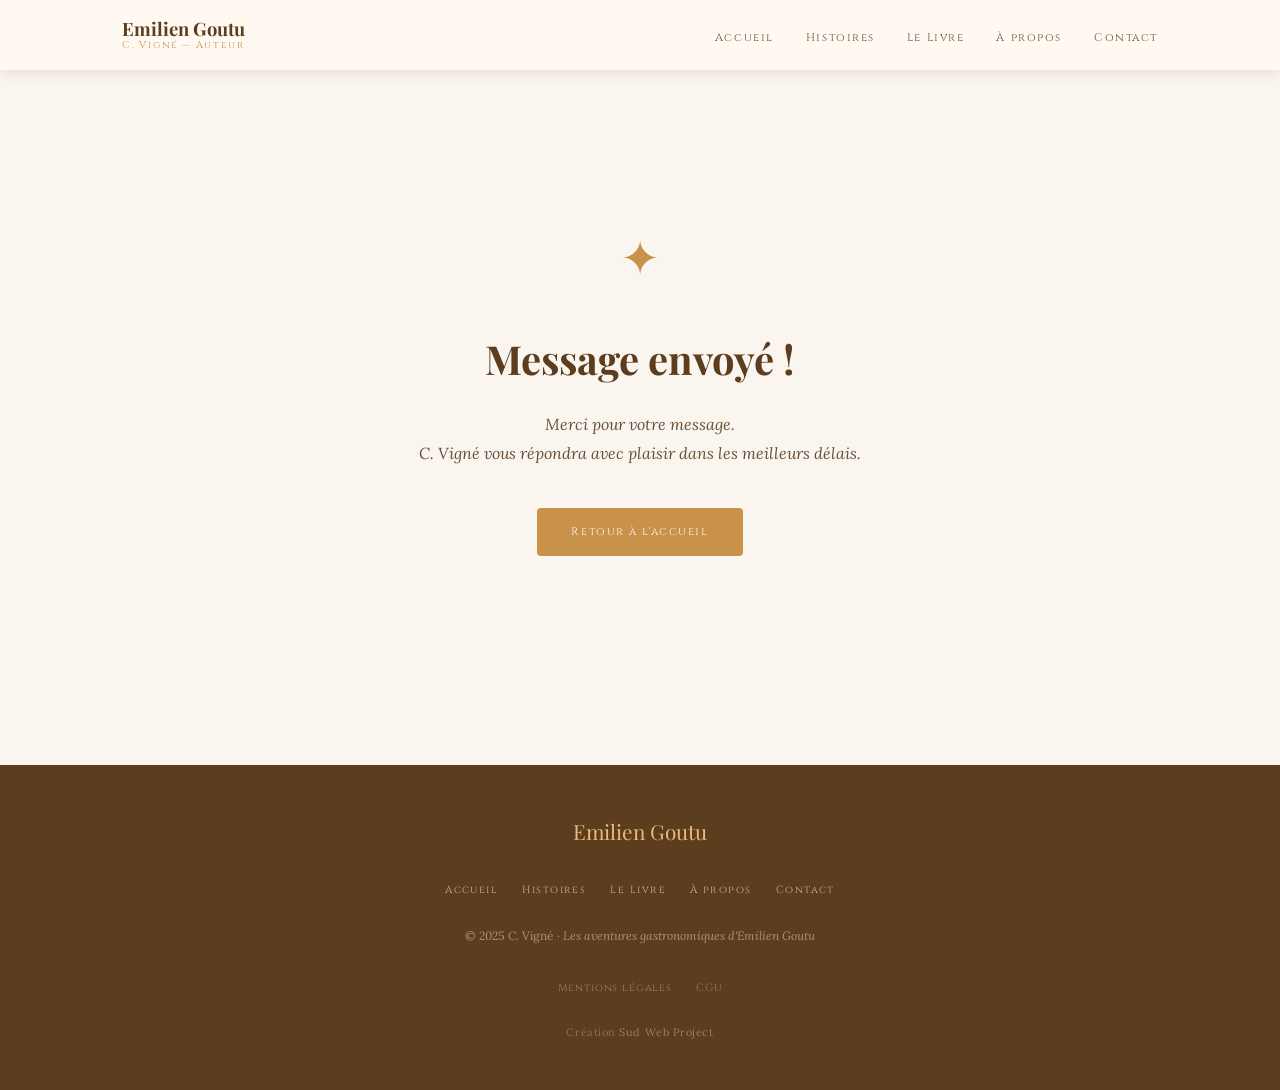
<file: contact-succes.html>
<!DOCTYPE html>
<html lang="fr">

<head>
    <meta charset="UTF-8" />
    <meta name="viewport" content="width=device-width, initial-scale=1.0" />
    <title>Message envoyé — Emilien Goutu</title>
    <meta name="robots" content="noindex, follow" />
    <link rel="icon" type="image/svg+xml" href="images/favicon.svg" />
    <meta name="theme-color" content="#c8924a" />
    <link rel="stylesheet" href="css/style.css" />
    <style>
        .succes-page {
            min-height: 70vh;
            display: flex;
            flex-direction: column;
            align-items: center;
            justify-content: center;
            text-align: center;
            padding: 4rem 2rem;
        }

        .succes-icon {
            font-size: 3rem;
            color: var(--ambre);
            margin-bottom: 1.5rem;
        }

        .succes-titre {
            font-family: var(--font-titre);
            font-size: clamp(1.8rem, 4vw, 2.5rem);
            color: var(--brun);
            margin-bottom: 1rem;
        }

        .succes-texte {
            font-style: italic;
            color: var(--texte-doux);
            max-width: 480px;
            line-height: 1.8;
            margin-bottom: 2.5rem;
        }
    </style>
</head>

<body>

    <header id="header">
        <div class="header-inner">
            <a href="index.html" class="logo">
                Emilien Goutu
                <span>C. Vigné — Auteur</span>
            </a>
            <nav>
                <button class="burger" aria-label="Menu"><span></span><span></span><span></span></button>
                <ul>
                    <li><a href="index.html">Accueil</a></li>
                    <li><a href="histoires.html">Histoires</a></li>
                    <li><a href="livre.html">Le Livre</a></li>
                    <li><a href="apropos.html">À propos</a></li>
                    <li><a href="contact.html">Contact</a></li>
                </ul>
            </nav>
        </div>
    </header>

    <main class="succes-page">
        <div class="succes-icon">✦</div>
        <h1 class="succes-titre">Message envoyé !</h1>
        <p class="succes-texte">
            Merci pour votre message.<br>
            C. Vigné vous répondra avec plaisir dans les meilleurs délais.
        </p>
        <a href="index.html" class="btn btn-primary">Retour à l'accueil</a>
    </main>

    <footer>
        <div class="footer-logo">Emilien Goutu</div>
        <nav>
            <ul>
                <li><a href="index.html">Accueil</a></li>
                <li><a href="histoires.html">Histoires</a></li>
                <li><a href="livre.html">Le Livre</a></li>
                <li><a href="apropos.html">À propos</a></li>
                <li><a href="contact.html">Contact</a></li>
            </ul>
        </nav>
        <p class="copyright">© 2025 C. Vigné · <em>Les aventures gastronomiques d'Emilien Goutu</em></p>
        <nav class="footer-legal">
            <ul>
                <li><a href="mentions-legales.html">Mentions légales</a></li>
                <li><a href="cgu.html">CGU</a></li>
            </ul>
        </nav>
        <p class="credit-footer">Création <a href="https://www.sudwebproject.com" target="_blank" rel="noopener">Sud Web
                Project</a></p>
    </footer>

    <script src="js/main.js"></script>
    <script src="https://identity.netlify.com/v1/netlify-identity-widget.js"></script>
</body>

</html>
</file>
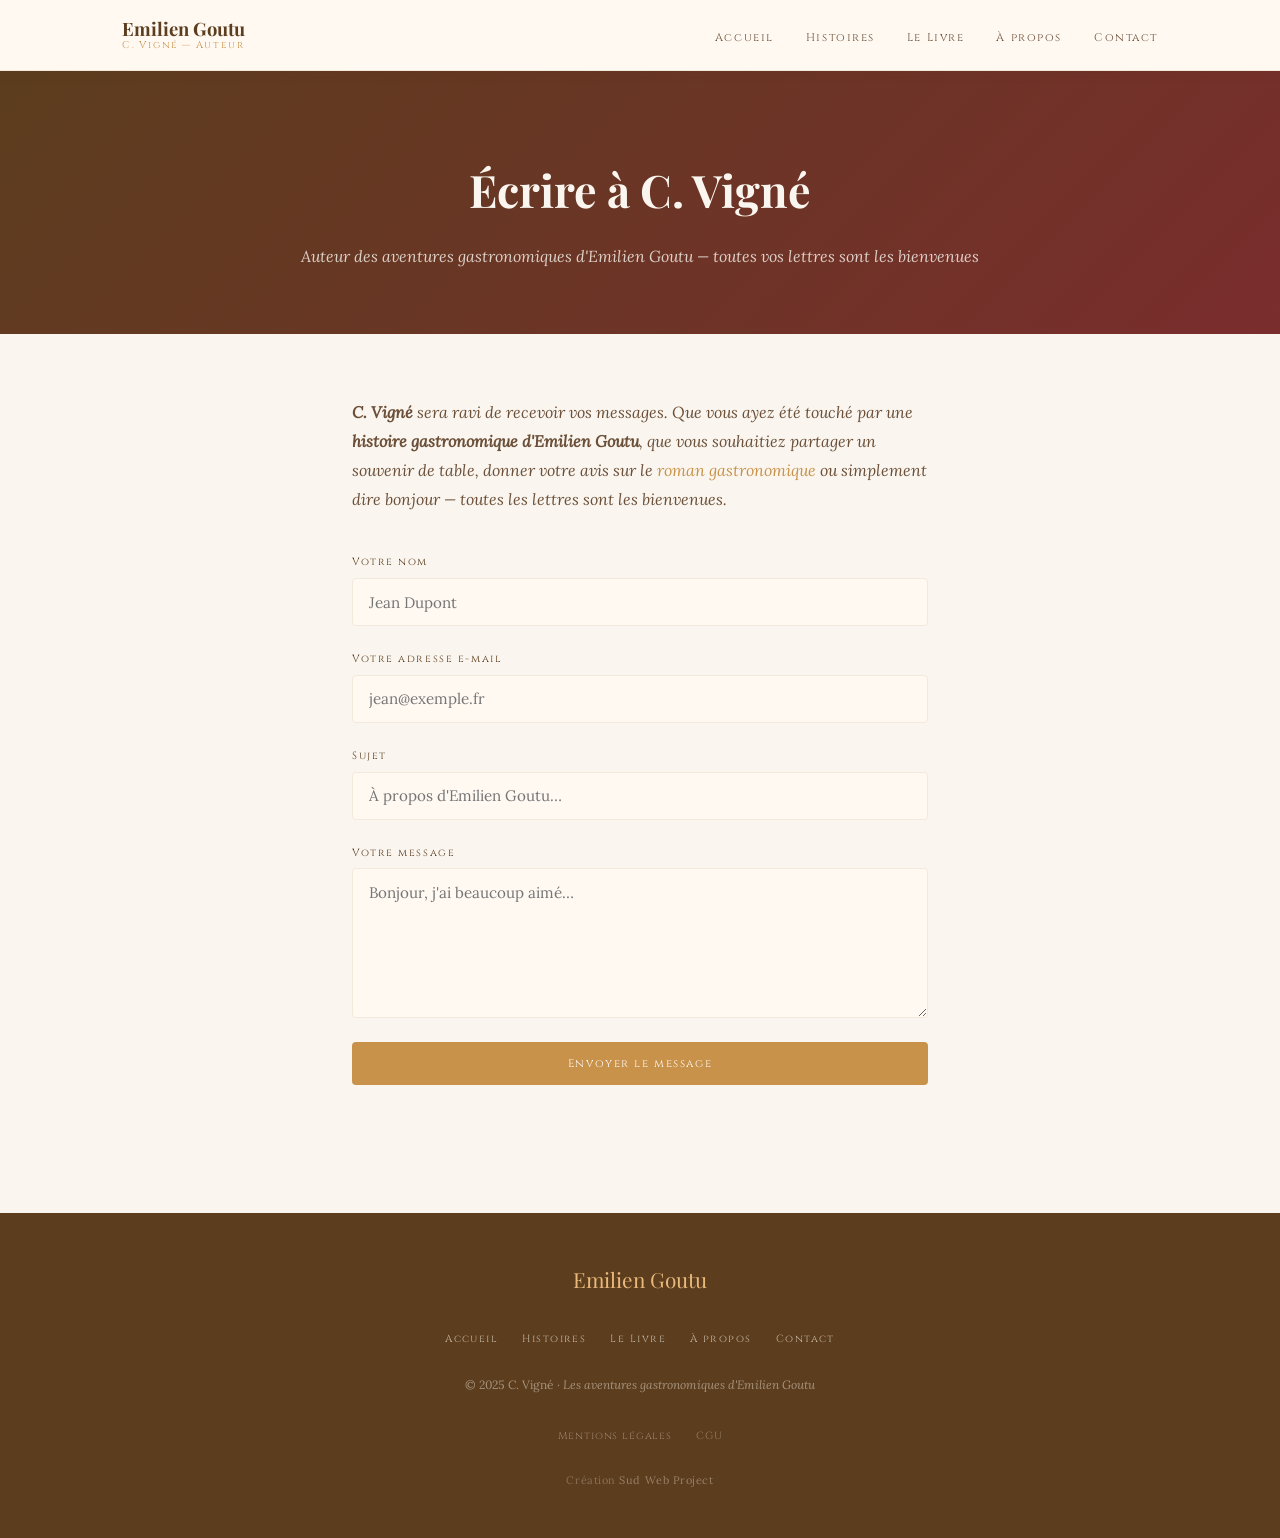
<file: contact.html>
<!DOCTYPE html>
<html lang="fr">

<head>
    <meta charset="UTF-8" />
    <meta name="viewport" content="width=device-width, initial-scale=1.0" />

    <!-- ═══ SEO PRIMAIRE ════════════════════════════════════ -->
    <title>Contact — Écrire à C. Vigné (Christian Robin), auteur d'Emilien Goutu</title>
    <meta name="description"
        content="Contactez C. Vigné (Christian Robin), auteur du roman gastronomique Les aventures d'Emilien Goutu. Partagez vos impressions sur le livre, posez vos questions ou échangez autour de la gastronomie et de la littérature." />
    <meta name="keywords"
        content="contacter C. Vigné, écrire à C. Vigné, contact Christian Robin auteur, C. Vigné écrivain contact, message auteur roman gastronomique, contacter auteur Emilien Goutu, écrire auteur gastronomique français, contact auteur Le Lys Bleu Éditions, avis livre Emilien Goutu, message C. Vigné gastronomie" />
    <meta name="author" content="C. Vigné" />
    <meta name="robots" content="index, follow" />
    <link rel="canonical" href="https://cvigne.netlify.app/contact.html" />

    <!-- ═══ OPEN GRAPH ═══════════════════════════════════════ -->
    <meta property="og:type" content="website" />
    <meta property="og:url" content="https://cvigne.netlify.app/contact.html" />
    <meta property="og:title" content="Contact — Écrire à C. Vigné, auteur d'Emilien Goutu" />
    <meta property="og:description"
        content="Envoyez un message à C. Vigné (Christian Robin), auteur des aventures gastronomiques d'Emilien Goutu. Toutes les lettres sont les bienvenues." />
    <meta property="og:image" content="https://cvigne.netlify.app/images/couverture.jpg" />
    <meta property="og:locale" content="fr_FR" />
    <meta property="og:site_name" content="Emilien Goutu — C. Vigné" />

    <!-- ═══ TWITTER CARD ════════════════════════════════════ -->
    <meta name="twitter:card" content="summary" />
    <meta name="twitter:title" content="Contact — C. Vigné (Christian Robin), auteur d'Emilien Goutu" />
    <meta name="twitter:description"
        content="Envoyez un message à C. Vigné, auteur des aventures gastronomiques d'Emilien Goutu." />

    <!-- ═══ SCHEMA.ORG JSON-LD ══════════════════════════════ -->
    <script type="application/ld+json">
  {
    "@context": "https://schema.org",
    "@type": "ContactPage",
    "name": "Contacter C. Vigné — Auteur d'Emilien Goutu",
    "description": "Page de contact de C. Vigné (Christian Robin), auteur du roman gastronomique Les aventures d'Emilien Goutu.",
    "url": "https://cvigne.netlify.app/contact.html",
    "author": {
      "@type": "Person",
      "name": "C. Vigné",
      "alternateName": "Christian Robin"
    },
    "isPartOf": {
      "@type": "WebSite",
      "name": "Emilien Goutu — C. Vigné",
      "url": "https://cvigne.netlify.app/"
    }
  }
  </script>

    <link rel="icon" type="image/svg+xml" href="images/favicon.svg" />
    <link rel="apple-touch-icon" href="images/favicon.svg" />
    <meta name="theme-color" content="#c8924a" />
    <link rel="stylesheet" href="css/style.css" />
</head>

<body>

    <header id="header">
        <div class="header-inner">
            <a href="index.html" class="logo">
                Emilien Goutu
                <span>C. Vigné — Auteur</span>
            </a>
            <nav>
                <button class="burger" aria-label="Menu">
                    <span></span><span></span><span></span>
                </button>
                <ul>
                    <li><a href="index.html">Accueil</a></li>
                    <li><a href="histoires.html">Histoires</a></li>
                    <li><a href="livre.html">Le Livre</a></li>
                    <li><a href="apropos.html">À propos</a></li>
                    <li><a href="contact.html">Contact</a></li>
                </ul>
            </nav>
        </div>
    </header>

    <section class="page-hero">
        <h1 class="section-title">Écrire à C. Vigné</h1>
        <p>Auteur des aventures gastronomiques d'Emilien Goutu — toutes vos lettres sont les bienvenues</p>
    </section>

    <main class="contact-page" aria-label="Formulaire de contact C. Vigné">
        <p class="fade-in">
            <strong>C. Vigné</strong> sera ravi de recevoir vos messages.
            Que vous ayez été touché par une <strong>histoire gastronomique d'Emilien Goutu</strong>,
            que vous souhaitiez partager un souvenir de table, donner votre avis sur le
            <a href="livre.html" title="Le roman gastronomique d'Emilien Goutu de C. Vigné">roman gastronomique</a>
            ou simplement dire bonjour — toutes les lettres sont les bienvenues.
        </p>

        <form name="contact" method="POST" action="/contact-succes.html" data-netlify="true"
            netlify-honeypot="bot-field" id="contact-form" class="formulaire fade-in"
            aria-label="Formulaire de contact C. Vigné auteur Emilien Goutu">

            <input type="hidden" name="form-name" value="contact" />
            <p style="display:none;">
                <label>Ne pas remplir : <input name="bot-field" /></label>
            </p>

            <div class="form-groupe">
                <label for="nom">Votre nom</label>
                <input type="text" id="nom" name="nom" placeholder="Jean Dupont" required autocomplete="name" />
            </div>

            <div class="form-groupe">
                <label for="email">Votre adresse e-mail</label>
                <input type="email" id="email" name="email" placeholder="jean@exemple.fr" required
                    autocomplete="email" />
            </div>

            <div class="form-groupe">
                <label for="sujet">Sujet</label>
                <input type="text" id="sujet" name="sujet" placeholder="À propos d'Emilien Goutu…" />
            </div>

            <div class="form-groupe">
                <label for="message">Votre message</label>
                <textarea id="message" name="message" placeholder="Bonjour, j'ai beaucoup aimé…" required></textarea>
            </div>

            <button type="submit" class="btn btn-primary">Envoyer le message</button>
        </form>

        <div class="form-succes" id="form-succes">
            <p>✦ Merci pour votre message !</p>
            <p>C. Vigné vous répondra avec plaisir dans les meilleurs délais.</p>
        </div>
    </main>

    <footer>
        <div class="footer-logo">Emilien Goutu</div>
        <nav>
            <ul>
                <li><a href="index.html">Accueil</a></li>
                <li><a href="histoires.html">Histoires</a></li>
                <li><a href="livre.html">Le Livre</a></li>
                <li><a href="apropos.html">À propos</a></li>
                <li><a href="contact.html">Contact</a></li>
            </ul>
        </nav>
        <p class="copyright">© 2025 C. Vigné · <em>Les aventures gastronomiques d'Emilien Goutu</em></p>
        <nav class="footer-legal">
            <ul>
                <li><a href="mentions-legales.html">Mentions légales</a></li>
                <li><a href="cgu.html">CGU</a></li>
            </ul>
        </nav>
        <p class="credit-footer">Création <a href="https://www.sudwebproject.com" target="_blank" rel="noopener">Sud Web
                Project</a></p>
    </footer>

    <script src="js/main.js"></script>
    <script src="https://identity.netlify.com/v1/netlify-identity-widget.js"></script>
</body>

</html>
</file>
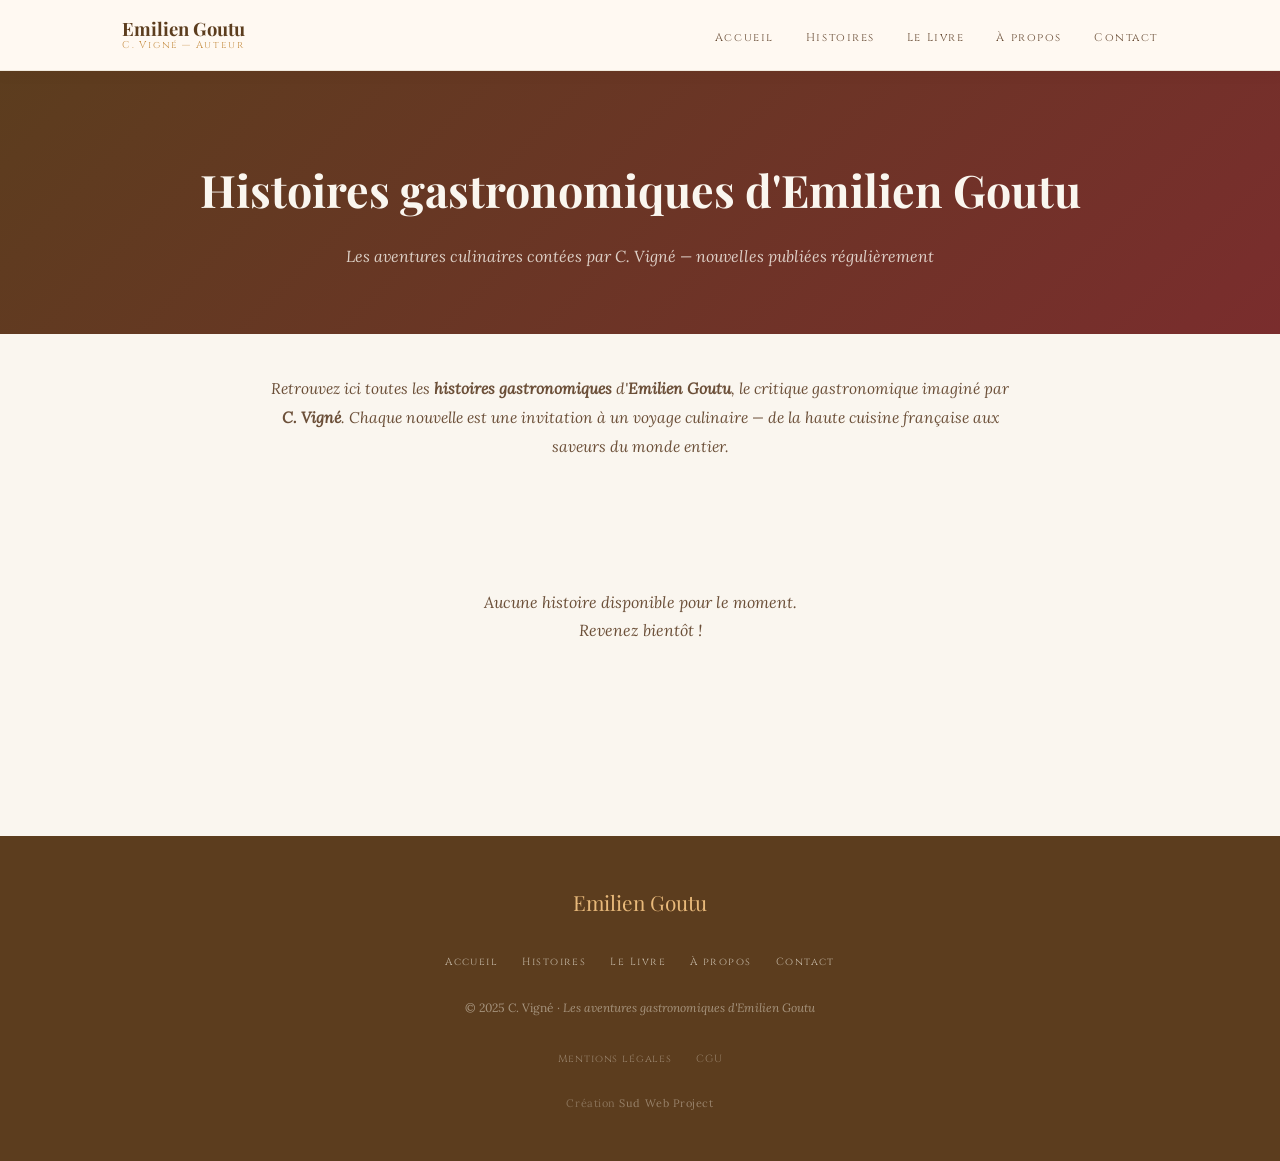
<file: histoires.html>
<!DOCTYPE html>
<html lang="fr">

<head>
    <meta charset="UTF-8" />
    <meta name="viewport" content="width=device-width, initial-scale=1.0" />

    <!-- ═══ SEO PRIMAIRE ════════════════════════════════════ -->
    <title>Histoires gastronomiques d'Emilien Goutu — Nouvelles de C. Vigné | Christian Robin</title>
    <meta name="description"
        content="Lisez toutes les histoires gastronomiques d'Emilien Goutu écrites par C. Vigné (Christian Robin). Nouvelles savoureuses mêlant gastronomie française, voyages culinaires et aventures. Publiées régulièrement." />
    <meta name="keywords"
        content="histoires gastronomiques Emilien Goutu, nouvelles gastronomiques C. Vigné, Christian Robin écrivain, récits culinaires français, aventures gastronomiques, histoires cuisine française, nouvelles littérature gastronomique, voyages culinaires récits, critique gastronomique nouvelles, Emilien Goutu histoires, C. Vigné nouvelles, lire histoires gastronomiques, nouvelles culinaires gratuites, fiction gastronomique française, gastronomie et littérature" />
    <meta name="author" content="C. Vigné" />
    <meta name="robots" content="index, follow" />
    <link rel="canonical" href="https://cvigne.netlify.app/histoires.html" />

    <!-- ═══ OPEN GRAPH ═══════════════════════════════════════ -->
    <meta property="og:type" content="website" />
    <meta property="og:url" content="https://cvigne.netlify.app/histoires.html" />
    <meta property="og:title" content="Histoires gastronomiques d'Emilien Goutu — C. Vigné" />
    <meta property="og:description"
        content="Toutes les histoires gastronomiques d'Emilien Goutu, critique gastronomique passionné. Des nouvelles savoureuses publiées régulièrement par C. Vigné (Christian Robin)." />
    <meta property="og:image" content="https://cvigne.netlify.app/images/couverture.jpg" />
    <meta property="og:locale" content="fr_FR" />
    <meta property="og:site_name" content="Emilien Goutu — C. Vigné" />

    <!-- ═══ TWITTER CARD ════════════════════════════════════ -->
    <meta name="twitter:card" content="summary_large_image" />
    <meta name="twitter:title" content="Histoires gastronomiques d'Emilien Goutu — C. Vigné" />
    <meta name="twitter:description"
        content="Des nouvelles gastronomiques savoureuses publiées régulièrement par C. Vigné. Emilien Goutu, critique gastronomique passionné." />
    <meta name="twitter:image" content="https://cvigne.netlify.app/images/couverture.jpg" />

    <!-- ═══ SCHEMA.ORG JSON-LD ══════════════════════════════ -->
    <script type="application/ld+json">
  {
    "@context": "https://schema.org",
    "@type": "CollectionPage",
    "name": "Histoires gastronomiques d'Emilien Goutu",
    "description": "Collection de nouvelles gastronomiques écrites par C. Vigné (Christian Robin), mettant en scène le critique gastronomique Emilien Goutu à travers ses aventures culinaires.",
    "url": "https://cvigne.netlify.app/histoires.html",
    "author": {
      "@type": "Person",
      "name": "C. Vigné",
      "alternateName": "Christian Robin"
    },
    "inLanguage": "fr",
    "about": {
      "@type": "Thing",
      "name": "Gastronomie",
      "description": "Récits gastronomiques, aventures culinaires et nouvelles littéraires"
    },
    "isPartOf": {
      "@type": "WebSite",
      "name": "Emilien Goutu — C. Vigné",
      "url": "https://cvigne.netlify.app/"
    }
  }
  </script>

    <!-- Favicon -->
    <link rel="icon" type="image/svg+xml" href="images/favicon.svg" />
    <link rel="apple-touch-icon" href="images/favicon.svg" />
    <meta name="theme-color" content="#c8924a" />

    <link rel="stylesheet" href="css/style.css" />
</head>

<body>

    <header id="header">
        <div class="header-inner">
            <a href="index.html" class="logo">
                Emilien Goutu
                <span>C. Vigné — Auteur</span>
            </a>
            <nav>
                <button class="burger" aria-label="Menu">
                    <span></span><span></span><span></span>
                </button>
                <ul>
                    <li><a href="index.html">Accueil</a></li>
                    <li><a href="histoires.html">Histoires</a></li>
                    <li><a href="livre.html">Le Livre</a></li>
                    <li><a href="apropos.html">À propos</a></li>
                    <li><a href="contact.html">Contact</a></li>
                </ul>
            </nav>
        </div>
    </header>

    <!-- H1 avec mots-clés principaux -->
    <section class="page-hero">
        <h1 class="section-title">Histoires gastronomiques d'Emilien Goutu</h1>
        <p>Les aventures culinaires contées par C. Vigné — nouvelles publiées régulièrement</p>
    </section>

    <!-- Texte SEO introductif : aide Google à comprendre le contenu de la page -->
    <div style="max-width:820px; margin:2.5rem auto 0; padding:0 2rem; text-align:center;">
        <p
            style="font-family:'Lora',Georgia,serif; font-style:italic; color:var(--texte-doux); font-size:0.97rem; line-height:1.85;">
            Retrouvez ici toutes les <strong>histoires gastronomiques</strong> d'<strong>Emilien Goutu</strong>,
            le critique gastronomique imaginé par <strong>C. Vigné</strong>. Chaque nouvelle est une invitation
            à un voyage culinaire — de la haute cuisine française aux saveurs du monde entier.
        </p>
    </div>

    <!-- Histoires chargées dynamiquement depuis histoires.json -->
    <main class="histoires-liste" id="histoires-container" aria-label="Liste des histoires gastronomiques">
        <p class="chargement">Chargement des histoires…</p>
    </main>

    <footer>
        <div class="footer-logo">Emilien Goutu</div>
        <nav>
            <ul>
                <li><a href="index.html">Accueil</a></li>
                <li><a href="histoires.html">Histoires</a></li>
                <li><a href="livre.html">Le Livre</a></li>
                <li><a href="apropos.html">À propos</a></li>
                <li><a href="contact.html">Contact</a></li>
            </ul>
        </nav>
        <p class="copyright">© 2025 C. Vigné · <em>Les aventures gastronomiques d'Emilien Goutu</em></p>
        <nav class="footer-legal">
            <ul>
                <li><a href="mentions-legales.html">Mentions légales</a></li>
                <li><a href="cgu.html">CGU</a></li>
            </ul>
        </nav>
        <p class="credit-footer">Création <a href="https://www.sudwebproject.com" target="_blank" rel="noopener">Sud Web
                Project</a></p>
    </footer>

    <script src="js/main.js"></script>
    <!-- Netlify Identity Widget -->
    <script src="https://identity.netlify.com/v1/netlify-identity-widget.js"></script>
    <script>
        document.addEventListener('DOMContentLoaded', () => {
            chargerHistoires('histoires-container', null, false);
        });
    </script>
</body>

</html>
</file>
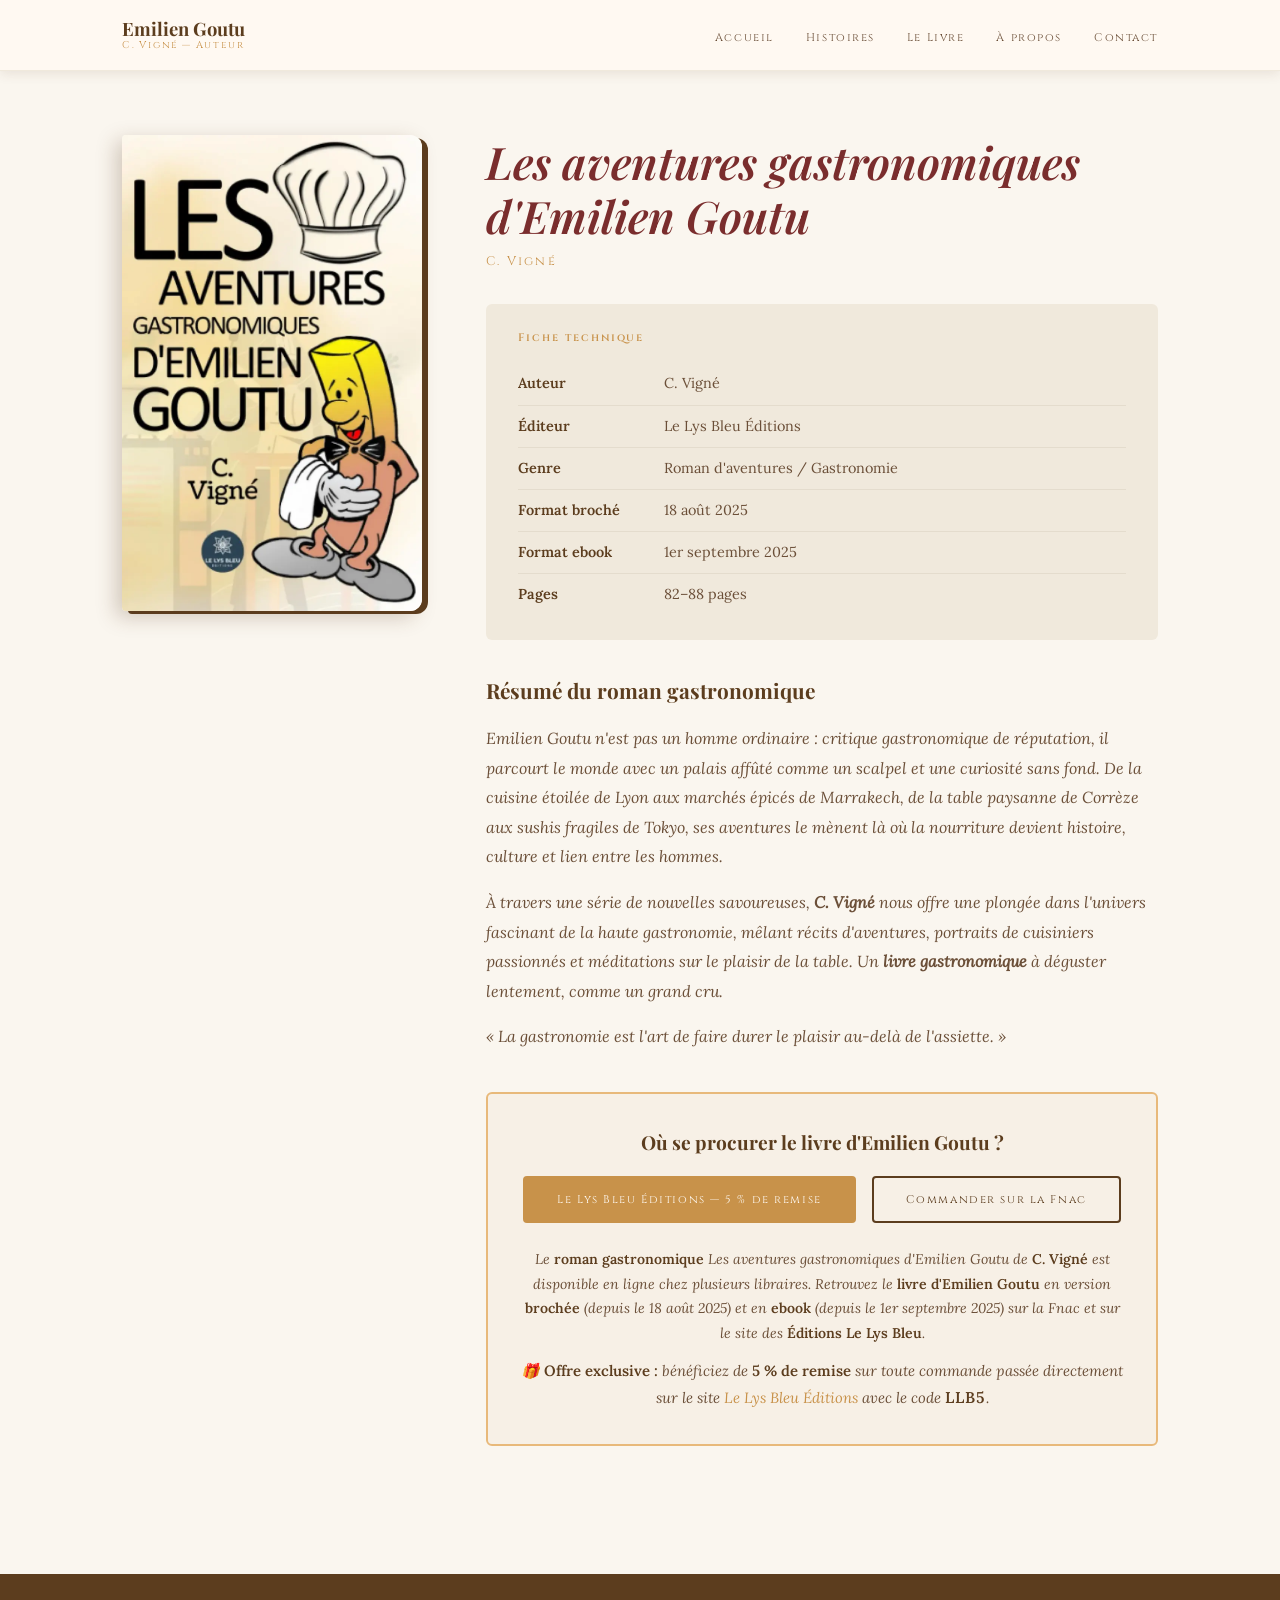
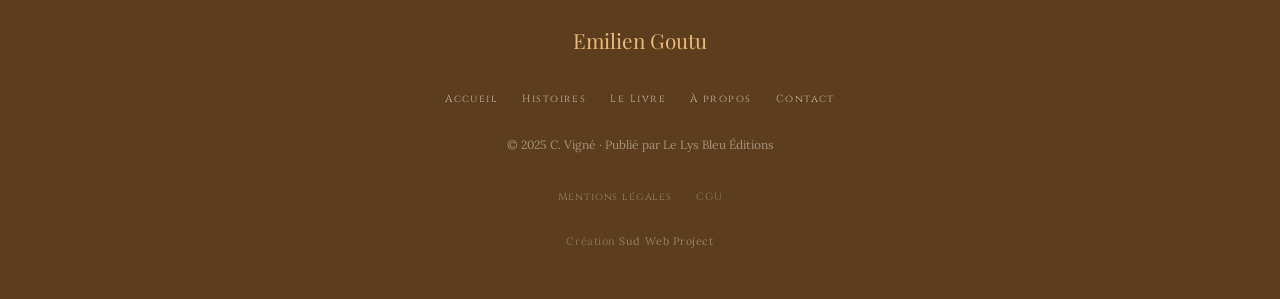
<file: livre.html>
<!DOCTYPE html>
<html lang="fr">

<head>
    <meta charset="UTF-8" />
    <meta name="viewport" content="width=device-width, initial-scale=1.0" />

    <!-- ═══ SEO PRIMAIRE ════════════════════════════════════ -->
    <title>Les aventures gastronomiques d'Emilien Goutu — Roman de C. Vigné | Christian Robin | Le Lys Bleu Éditions
    </title>
    <meta name="description"
        content="Les aventures gastronomiques d'Emilien Goutu, roman de C. Vigné (Christian Robin) publié par Le Lys Bleu Éditions en août 2025. Disponible en broché et ebook. À commander sur la Fnac ou chez l'éditeur." />
    <meta name="keywords"
        content="Les aventures gastronomiques d'Emilien Goutu, Emilien Goutu livre, Emilien Goutu roman, C. Vigné auteur, Christian Robin auteur, livre C. Vigné, livre Christian Robin, Le Lys Bleu Editions, roman gastronomique français 2025, acheter roman gastronomique, commander livre Fnac gastronomie, ebook gastronomie 2025, roman culinaire français, livre gastronomie aventures, critique gastronomique roman, nouvelles gastronomiques français, roman aventures culinaires, littérature gastronomique française" />
    <meta name="author" content="C. Vigné" />
    <meta name="robots" content="index, follow" />
    <link rel="canonical" href="https://cvigne.netlify.app/livre.html" />

    <!-- ═══ OPEN GRAPH ═══════════════════════════════════════ -->
    <meta property="og:type" content="book" />
    <meta property="og:url" content="https://cvigne.netlify.app/livre.html" />
    <meta property="og:title" content="Les aventures gastronomiques d'Emilien Goutu — Roman de C. Vigné" />
    <meta property="og:description"
        content="Roman gastronomique de C. Vigné (Christian Robin). Emilien Goutu, critique gastronomique passionné, parcourt le monde au fil de ses aventures savoureuses. Le Lys Bleu Éditions, août 2025." />
    <meta property="og:image" content="https://cvigne.netlify.app/images/couverture.jpg" />
    <meta property="og:locale" content="fr_FR" />
    <meta property="og:site_name" content="Emilien Goutu — C. Vigné" />

    <!-- ═══ TWITTER CARD ════════════════════════════════════ -->
    <meta name="twitter:card" content="summary_large_image" />
    <meta name="twitter:title" content="Les aventures gastronomiques d'Emilien Goutu — C. Vigné" />
    <meta name="twitter:description"
        content="Roman gastronomique de C. Vigné. Disponible en broché et ebook. Le Lys Bleu Éditions, 2025." />
    <meta name="twitter:image" content="https://cvigne.netlify.app/images/couverture.jpg" />

    <!-- ═══ SCHEMA.ORG JSON-LD ══════════════════════════════ -->
    <script type="application/ld+json">
  {
    "@context": "https://schema.org",
    "@type": "Book",
    "name": "Les aventures gastronomiques d'Emilien Goutu",
    "alternateName": "Les aventures gastronomiques d'Emilien Goûtu",
    "author": {
      "@type": "Person",
      "name": "C. Vigné",
      "alternateName": "Christian Robin",
      "url": "https://cvigne.netlify.app/apropos.html"
    },
    "publisher": {
      "@type": "Organization",
      "name": "Le Lys Bleu Éditions",
      "url": "https://www.lysbleueditions.com"
    },
    "datePublished": "2025-08-18",
    "genre": ["Roman", "Gastronomie", "Aventures", "Littérature française"],
    "inLanguage": "fr",
    "numberOfPages": "85",
    "image": "https://cvigne.netlify.app/images/couverture.jpg",
    "url": "https://cvigne.netlify.app/livre.html",
    "sameAs": "https://www.fnac.com/a21954232/C-Vigne-Les-aventures-gastronomiques-d-Emilien-Goutu",
    "description": "Emilien Goutu, critique gastronomique de réputation, parcourt le monde à travers une série de nouvelles savoureuses mêlant gastronomie, voyages et portraits de cuisiniers passionnés.",
    "offers": [
      {
        "@type": "Offer",
        "name": "Version brochée",
        "availability": "https://schema.org/InStock",
        "url": "https://www.fnac.com/a21954232/C-Vigne-Les-aventures-gastronomiques-d-Emilien-Goutu"
      },
      {
        "@type": "Offer",
        "name": "Ebook",
        "availability": "https://schema.org/InStock",
        "url": "https://www.lysbleueditions.com/litterature/romans/aventures/les-aventures-gastronomiques-demilien-goutu/"
      }
    ]
  }
  </script>

    <!-- Favicon -->
    <link rel="icon" type="image/svg+xml" href="images/favicon.svg" />
    <link rel="apple-touch-icon" href="images/favicon.svg" />
    <meta name="theme-color" content="#c8924a" />
    <link rel="stylesheet" href="css/style.css" />
</head>

<body>

    <header id="header">
        <div class="header-inner">
            <a href="index.html" class="logo">Emilien Goutu<span>C. Vigné — Auteur</span></a>
            <nav>
                <button class="burger" aria-label="Menu"><span></span><span></span><span></span></button>
                <ul>
                    <li><a href="index.html">Accueil</a></li>
                    <li><a href="histoires.html">Histoires</a></li>
                    <li><a href="livre.html">Le Livre</a></li>
                    <li><a href="apropos.html">À propos</a></li>
                    <li><a href="contact.html">Contact</a></li>
                </ul>
            </nav>
        </div>
    </header>

    <main class="livre-page">
        <div class="livre-page-inner">

            <!-- ── Couverture ──────────────────────────────────── -->
            <div class="livre-page-cover fade-in">
                <img src="images/photo-livre-emiliengoutu_.webp"
                    alt="Couverture du roman Les aventures gastronomiques d'Emilien Goutu de C. Vigné"
                    class="cover-book-img" />
            </div>

            <!-- ── Informations ───────────────────────────────── -->
            <div class="livre-infos fade-in">

                <h1><em>Les aventures gastronomiques<br>d'Emilien Goutu</em></h1>
                <p class="auteur-line">C. Vigné</p>

                <!-- Fiche technique -->
                <div class="fiche-tech">
                    <h3>Fiche technique</h3>
                    <div class="fiche-ligne">
                        <span class="fiche-label">Auteur</span>
                        <span class="fiche-valeur">C. Vigné</span>
                    </div>
                    <div class="fiche-ligne">
                        <span class="fiche-label">Éditeur</span>
                        <span class="fiche-valeur">Le Lys Bleu Éditions</span>
                    </div>
                    <div class="fiche-ligne">
                        <span class="fiche-label">Genre</span>
                        <span class="fiche-valeur">Roman d'aventures / Gastronomie</span>
                    </div>
                    <div class="fiche-ligne">
                        <span class="fiche-label">Format broché</span>
                        <span class="fiche-valeur">18 août 2025</span>
                    </div>
                    <div class="fiche-ligne">
                        <span class="fiche-label">Format ebook</span>
                        <span class="fiche-valeur">1er septembre 2025</span>
                    </div>
                    <div class="fiche-ligne">
                        <span class="fiche-label">Pages</span>
                        <span class="fiche-valeur">82–88 pages</span>
                    </div>
                </div>

                <!-- H2 Résumé -->
                <h2 class="resume-titre">Résumé du roman gastronomique</h2>
                <div class="resume-texte">
                    <p>
                        Emilien Goutu n'est pas un homme ordinaire : critique gastronomique de réputation,
                        il parcourt le monde avec un palais affûté comme un scalpel et une curiosité sans fond.
                        De la cuisine étoilée de Lyon aux marchés épicés de Marrakech, de la table paysanne
                        de Corrèze aux sushis fragiles de Tokyo, ses aventures le mènent là où la nourriture
                        devient histoire, culture et lien entre les hommes.
                    </p>
                    <p>
                        À travers une série de nouvelles savoureuses, <strong>C. Vigné</strong>
                        nous offre une plongée dans l'univers fascinant de la haute gastronomie, mêlant récits
                        d'aventures, portraits de cuisiniers passionnés et méditations sur le plaisir de la table.
                        Un <strong>livre gastronomique</strong> à déguster lentement, comme un grand cru.
                    </p>
                    <p>
                        <em>« La gastronomie est l'art de faire durer le plaisir au-delà de l'assiette. »</em>
                    </p>
                </div>

                <!-- H2 achat -->
                <div class="acheter-block fade-in">
                    <h2>Où se procurer le livre d'Emilien Goutu ?</h2>
                    <div class="acheter-liens">
                        <a href="https://www.lysbleueditions.com/litterature/romans/aventures/les-aventures-gastronomiques-demilien-goutu/"
                            target="_blank" rel="noopener" class="btn btn-primary">
                            Le Lys Bleu Éditions — 5 % de remise
                        </a>
                        <a href="https://www.fnac.com/a21954232/C-Vigne-Les-aventures-gastronomiques-d-Emilien-Goutu"
                            target="_blank" rel="noopener" class="btn btn-outline">
                            Commander sur la Fnac
                        </a>
                    </div>
                    <p class="acheter-seo-text">
                        Le <strong>roman gastronomique</strong> <em>Les aventures gastronomiques d'Emilien Goutu</em>
                        de <strong>C. Vigné</strong> est disponible en ligne chez plusieurs libraires.
                        Retrouvez le <strong>livre d'Emilien Goutu</strong> en version <strong>brochée</strong>
                        (depuis le 18 août 2025) et en <strong>ebook</strong> (depuis le 1er septembre 2025)
                        sur la Fnac et sur le site des <strong>Éditions Le Lys Bleu</strong>.
                    </p>
                    <p class="acheter-seo-text" style="margin-top:0.8rem; font-style:italic; font-size:0.93rem;">
                        🎁 <strong>Offre exclusive :</strong> bénéficiez de <strong>5&nbsp;% de remise</strong>
                        sur toute commande passée directement sur le site
                        <a href="https://www.lysbleueditions.com/litterature/romans/aventures/les-aventures-gastronomiques-demilien-goutu/"
                            target="_blank" rel="noopener">Le Lys Bleu Éditions</a>
                        avec le code <strong style="letter-spacing:0.08em; font-size:1.05em;">LLB5</strong>.
                    </p>
                </div>

            </div>
        </div>
    </main>

    <footer>
        <div class="footer-logo">Emilien Goutu</div>
        <nav>
            <ul>
                <li><a href="index.html">Accueil</a></li>
                <li><a href="histoires.html">Histoires</a></li>
                <li><a href="livre.html">Le Livre</a></li>
                <li><a href="apropos.html">À propos</a></li>
                <li><a href="contact.html">Contact</a></li>
            </ul>
        </nav>
        <p class="copyright">© 2025 C. Vigné · Publié par Le Lys Bleu Éditions</p>
        <nav class="footer-legal">
            <ul>
                <li><a href="mentions-legales.html">Mentions légales</a></li>
                <li><a href="cgu.html">CGU</a></li>
            </ul>
        </nav>
        <p class="credit-footer">Création <a href="https://www.sudwebproject.com" target="_blank" rel="noopener">Sud Web
                Project</a></p>
    </footer>

    <script src="js/main.js"></script>
    <script src="https://identity.netlify.com/v1/netlify-identity-widget.js"></script>
</body>

</html>
</file>
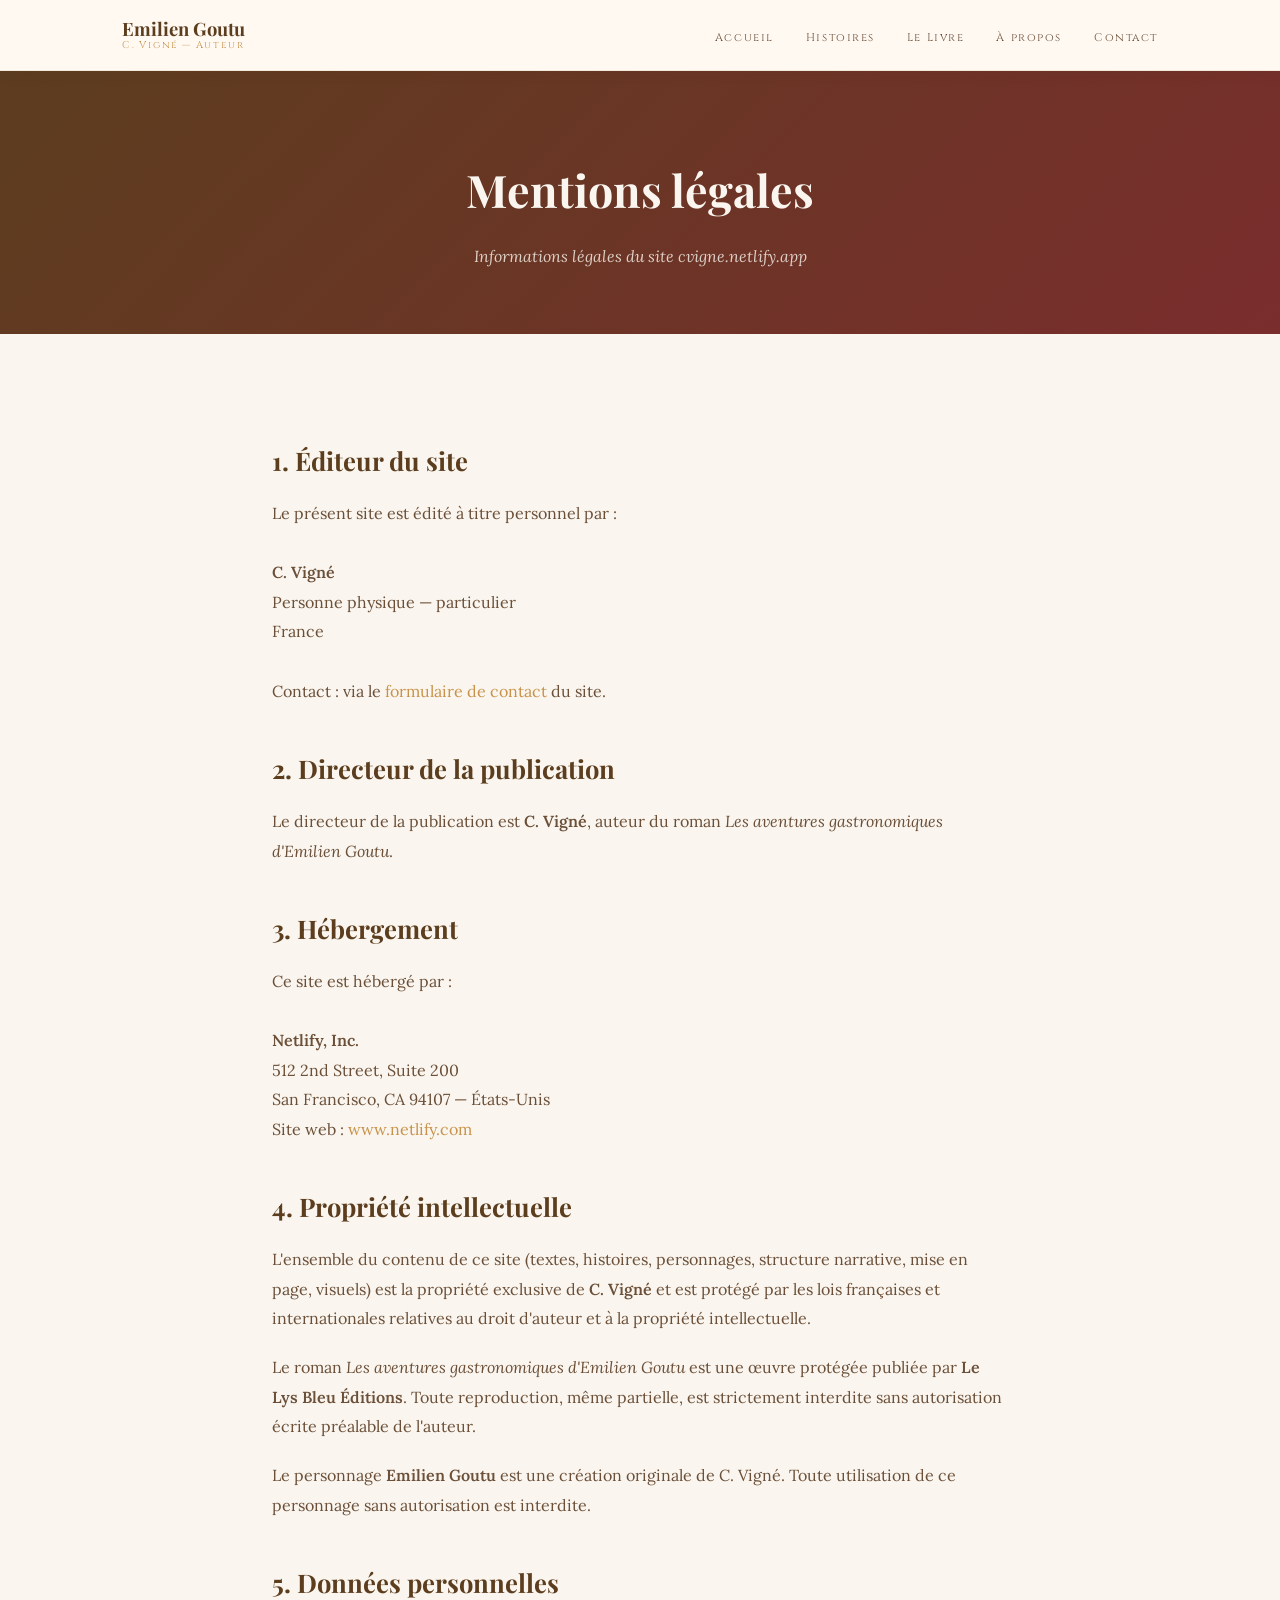
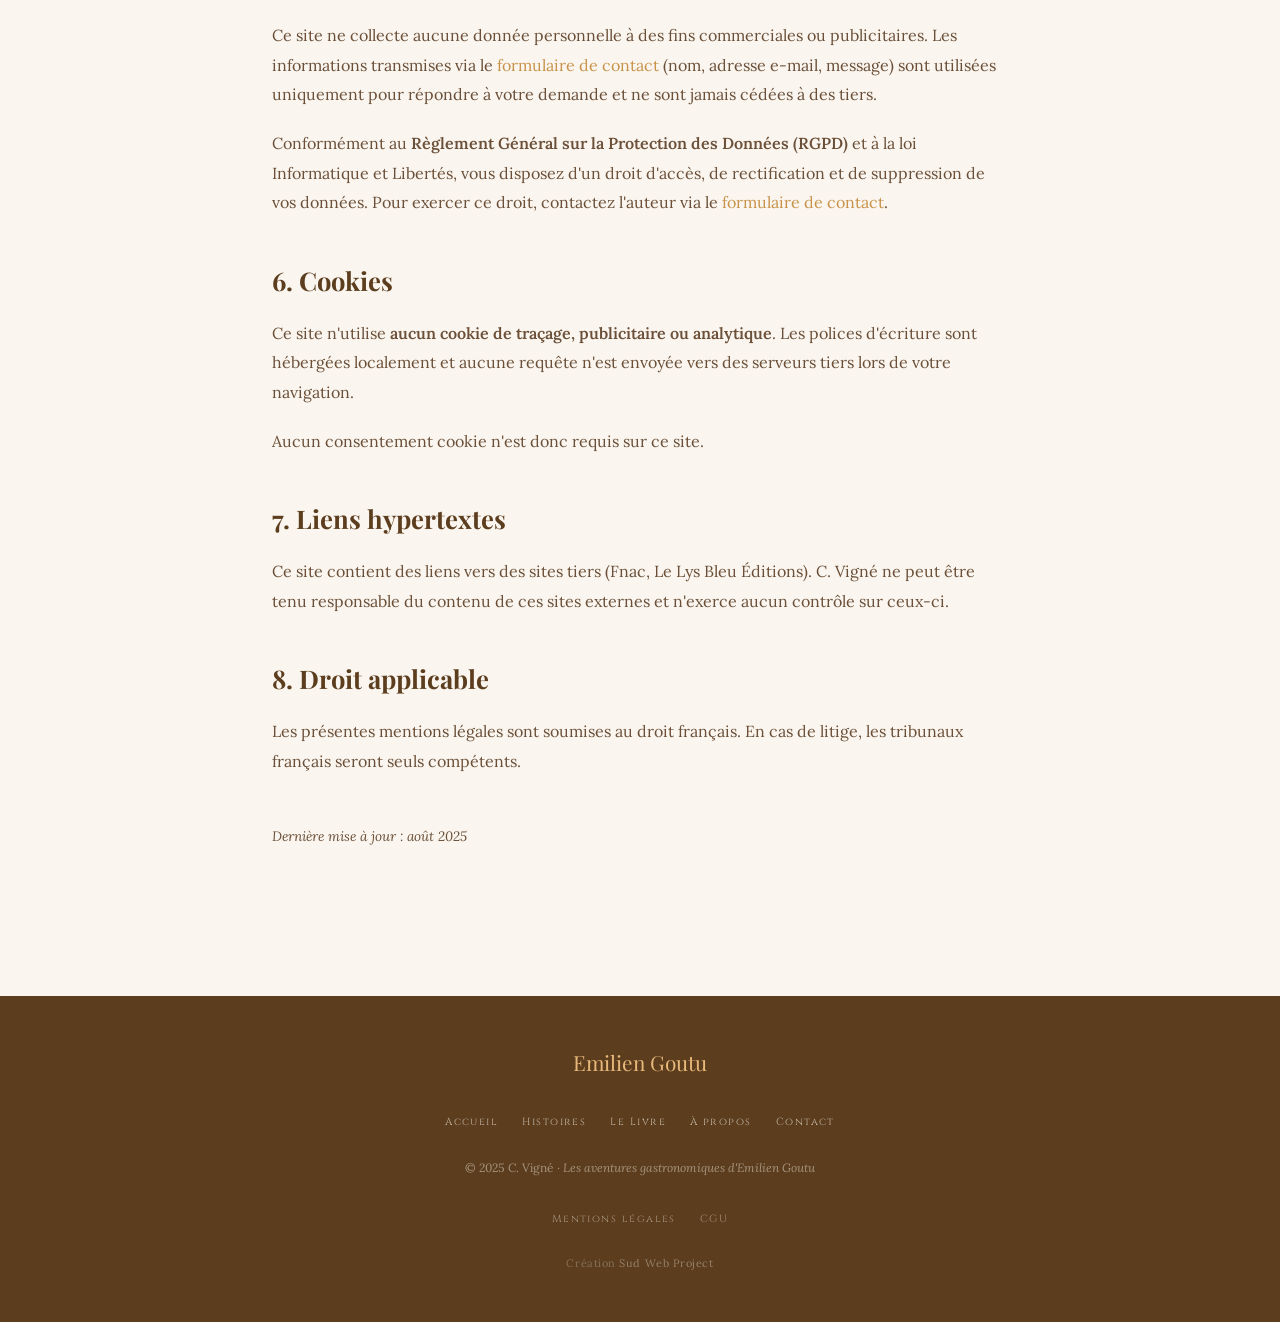
<file: mentions-legales.html>
<!DOCTYPE html>
<html lang="fr">

<head>
    <meta charset="UTF-8" />
    <meta name="viewport" content="width=device-width, initial-scale=1.0" />
    <title>Mentions légales — Emilien Goutu | C. Vigné</title>
    <meta name="description"
        content="Mentions légales du site officiel de C. Vigné, auteur des aventures gastronomiques d'Emilien Goutu." />
    <meta name="robots" content="noindex, follow" />
    <link rel="icon" type="image/svg+xml" href="images/favicon.svg" />
    <link rel="apple-touch-icon" href="images/favicon.svg" />
    <meta name="theme-color" content="#c8924a" />
    <link rel="stylesheet" href="css/style.css" />
</head>

<body>

    <header id="header">
        <div class="header-inner">
            <a href="index.html" class="logo">
                Emilien Goutu
                <span>C. Vigné — Auteur</span>
            </a>
            <nav>
                <button class="burger" aria-label="Menu">
                    <span></span><span></span><span></span>
                </button>
                <ul>
                    <li><a href="index.html">Accueil</a></li>
                    <li><a href="histoires.html">Histoires</a></li>
                    <li><a href="livre.html">Le Livre</a></li>
                    <li><a href="apropos.html">À propos</a></li>
                    <li><a href="contact.html">Contact</a></li>
                </ul>
            </nav>
        </div>
    </header>

    <section class="page-hero">
        <h1 class="section-title">Mentions légales</h1>
        <p>Informations légales du site cvigne.netlify.app</p>
    </section>

    <main class="apropos-page">

        <h2>1. Éditeur du site</h2>
        <p>
            Le présent site est édité à titre personnel par :<br><br>
            <strong>C. Vigné</strong><br>
            Personne physique — particulier<br>
            <!-- ✅ Vous pouvez indiquer une ville ou région si vous le souhaitez, l'adresse complète n'est pas obligatoire pour un particulier -->
            France<br><br>
            Contact : via le <a href="contact.html">formulaire de contact</a> du site.
        </p>

        <h2>2. Directeur de la publication</h2>
        <p>
            Le directeur de la publication est <strong>C. Vigné</strong>, auteur du roman
            <em>Les aventures gastronomiques d'Emilien Goutu</em>.
        </p>

        <h2>3. Hébergement</h2>
        <p>
            Ce site est hébergé par :<br><br>
            <strong>Netlify, Inc.</strong><br>
            512 2nd Street, Suite 200<br>
            San Francisco, CA 94107 — États-Unis<br>
            Site web : <a href="https://www.netlify.com" target="_blank" rel="noopener">www.netlify.com</a>
        </p>

        <h2>4. Propriété intellectuelle</h2>
        <p>
            L'ensemble du contenu de ce site (textes, histoires, personnages, structure narrative,
            mise en page, visuels) est la propriété exclusive de <strong>C. Vigné</strong>
            et est protégé par les lois françaises et internationales relatives au droit d'auteur
            et à la propriété intellectuelle.
        </p>
        <p>
            Le roman <em>Les aventures gastronomiques d'Emilien Goutu</em> est une œuvre protégée
            publiée par <strong>Le Lys Bleu Éditions</strong>. Toute reproduction, même partielle,
            est strictement interdite sans autorisation écrite préalable de l'auteur.
        </p>
        <p>
            Le personnage <strong>Emilien Goutu</strong> est une création originale de C. Vigné.
            Toute utilisation de ce personnage sans autorisation est interdite.
        </p>

        <h2>5. Données personnelles</h2>
        <p>
            Ce site ne collecte aucune donnée personnelle à des fins commerciales ou publicitaires.
            Les informations transmises via le <a href="contact.html">formulaire de contact</a>
            (nom, adresse e-mail, message) sont utilisées uniquement pour répondre à votre demande
            et ne sont jamais cédées à des tiers.
        </p>
        <p>
            Conformément au <strong>Règlement Général sur la Protection des Données (RGPD)</strong>
            et à la loi Informatique et Libertés, vous disposez d'un droit d'accès, de rectification
            et de suppression de vos données. Pour exercer ce droit, contactez l'auteur via le
            <a href="contact.html">formulaire de contact</a>.
        </p>

        <h2>6. Cookies</h2>
        <p>
            Ce site n'utilise <strong>aucun cookie de traçage, publicitaire ou analytique</strong>.
            Les polices d'écriture sont hébergées localement et aucune requête n'est envoyée
            vers des serveurs tiers lors de votre navigation.
        </p>
        <p>
            Aucun consentement cookie n'est donc requis sur ce site.
        </p>

        <h2>7. Liens hypertextes</h2>
        <p>
            Ce site contient des liens vers des sites tiers (Fnac, Le Lys Bleu Éditions).
            C. Vigné ne peut être tenu responsable du contenu de ces sites externes
            et n'exerce aucun contrôle sur ceux-ci.
        </p>

        <h2>8. Droit applicable</h2>
        <p>
            Les présentes mentions légales sont soumises au droit français.
            En cas de litige, les tribunaux français seront seuls compétents.
        </p>

        <p style="margin-top:3rem; font-size:0.85rem; color:var(--texte-doux); font-style:italic;">
            Dernière mise à jour : août 2025
        </p>

    </main>

    <footer>
        <div class="footer-logo">Emilien Goutu</div>
        <nav>
            <ul>
                <li><a href="index.html">Accueil</a></li>
                <li><a href="histoires.html">Histoires</a></li>
                <li><a href="livre.html">Le Livre</a></li>
                <li><a href="apropos.html">À propos</a></li>
                <li><a href="contact.html">Contact</a></li>
            </ul>
        </nav>
        <p class="copyright">© 2025 C. Vigné · <em>Les aventures gastronomiques d'Emilien Goutu</em></p>
        <nav style="margin-top:1rem;">
            <ul style="justify-content:center; display:flex; gap:1.5rem; flex-wrap:wrap;">
                <li><a href="mentions-legales.html" style="font-size:0.65rem; color:rgba(240,233,220,0.5);">Mentions
                        légales</a></li>
                <li><a href="cgu.html" style="font-size:0.65rem; color:rgba(240,233,220,0.5);">CGU</a></li>
            </ul>
        </nav>
        <p class="credit-footer">Création <a href="https://www.sudwebproject.com" target="_blank" rel="noopener">Sud Web
                Project</a></p>
    </footer>

    <script src="js/main.js"></script>
    <script src="https://identity.netlify.com/v1/netlify-identity-widget.js"></script>
</body>

</html>
</file>
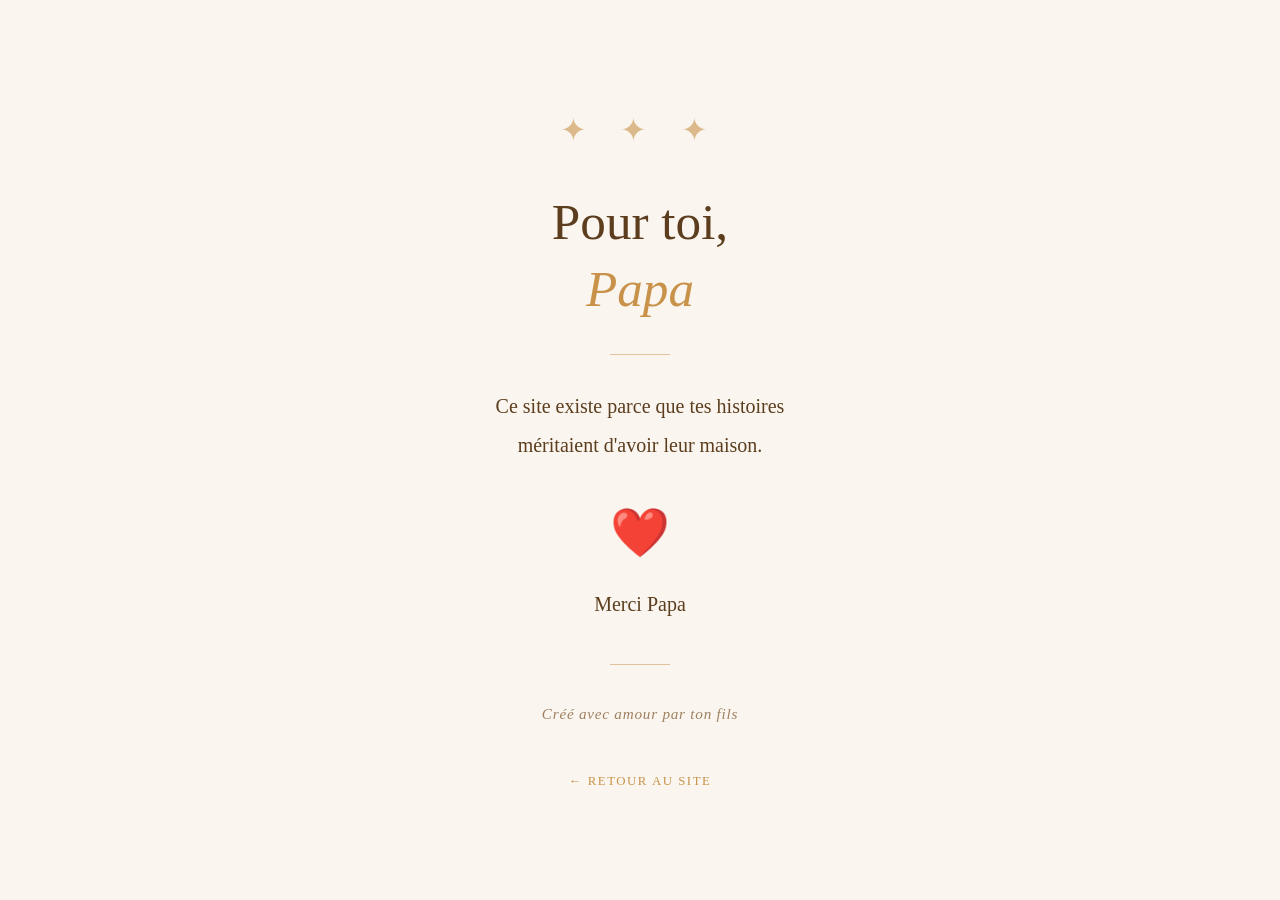
<file: merci.html>
<!DOCTYPE html>
<html lang="fr">

<head>
    <meta charset="UTF-8" />
    <meta name="viewport" content="width=device-width, initial-scale=1.0" />
    <title>Merci Papa ❤️</title>
    <meta name="robots" content="noindex, nofollow" />
    <link rel="icon" type="image/svg+xml" href="images/favicon.svg" />
    <meta name="theme-color" content="#c8924a" />
    <style>
        @import url('../fonts/playfair-display-v40-latin-regular.woff2');

        * {
            margin: 0;
            padding: 0;
            box-sizing: border-box;
        }

        body {
            min-height: 100vh;
            display: flex;
            align-items: center;
            justify-content: center;
            background: #faf6ef;
            font-family: Georgia, 'Times New Roman', serif;
            color: #3e2f25;
            text-align: center;
            padding: 2rem;
        }

        .page {
            max-width: 600px;
            animation: apparaitre 1.4s ease forwards;
            opacity: 0;
        }

        @keyframes apparaitre {
            from {
                opacity: 0;
                transform: translateY(24px);
            }

            to {
                opacity: 1;
                transform: translateY(0);
            }
        }

        .ornement {
            font-size: 2rem;
            color: #c8924a;
            letter-spacing: 0.4em;
            margin-bottom: 2.5rem;
            opacity: 0.6;
        }

        h1 {
            font-size: clamp(2rem, 6vw, 3.2rem);
            font-weight: 400;
            line-height: 1.3;
            margin-bottom: 2rem;
            color: #5c3d1e;
        }

        h1 em {
            font-style: italic;
            color: #c8924a;
        }

        .texte {
            font-size: clamp(1.05rem, 2.5vw, 1.25rem);
            line-height: 1.95;
            color: #5c3d1e;
            margin-bottom: 2.5rem;
        }

        .coeur {
            font-size: 3rem;
            margin: 1.5rem 0;
            animation: battre 1.6s ease-in-out infinite;
        }

        @keyframes battre {

            0%,
            100% {
                transform: scale(1);
            }

            50% {
                transform: scale(1.15);
            }
        }

        .signature {
            margin-top: 2.5rem;
            font-size: 0.95rem;
            color: #a08060;
            font-style: italic;
            letter-spacing: 0.05em;
        }

        .trait {
            width: 60px;
            height: 1px;
            background: #c8924a;
            margin: 2rem auto;
            opacity: 0.5;
        }

        .retour {
            margin-top: 3rem;
        }

        .retour a {
            font-size: 0.8rem;
            color: #c8924a;
            text-decoration: none;
            letter-spacing: 0.12em;
            text-transform: uppercase;
            border-bottom: 1px solid transparent;
            transition: border-color 0.2s;
        }

        .retour a:hover {
            border-bottom-color: #c8924a;
        }
    </style>
</head>

<body>
    <div class="page">

        <div class="ornement">✦ ✦ ✦</div>

        <h1>Pour toi,<br><em>Papa</em></h1>

        <div class="trait"></div>

        <p class="texte">
            Ce site existe parce que tes histoires<br>
            méritaient d'avoir leur maison.
        </p>

        <div class="coeur">❤️</div>

        <p class="texte">
            Merci Papa
        </p>

        <div class="trait"></div>

        <p class="signature">
            Créé avec amour par ton fils
        </p>

        <div class="retour">
            <a href="index.html">← Retour au site</a>
        </div>

    </div>
    <script src="https://identity.netlify.com/v1/netlify-identity-widget.js"></script>
</body>

</html>
</file>
<file: css/style.css>
/* ============================================================
   EMILIEN GOUTU — Feuille de style principale
   Palette : crème, ambre, brun chaud, bordeaux discret
   Typographie : Playfair Display + Lora + Cinzel
   ============================================================ */
/* ── Polices locales (@font-face) ─────────────────────────
   Fichiers dans le dossier fonts/ à la racine du projet
   ──────────────────────────────────────────────────────── */

/* Playfair Display */
@font-face {
    font-family: 'Playfair Display';
    src: url('../fonts/playfair-display-v40-latin-regular.woff2') format('woff2');
    font-weight: 400;
    font-style: normal;
    font-display: swap;
}

@font-face {
    font-family: 'Playfair Display';
    src: url('../fonts/playfair-display-v40-latin-italic.woff2') format('woff2');
    font-weight: 400;
    font-style: italic;
    font-display: swap;
}

@font-face {
    font-family: 'Playfair Display';
    src: url('../fonts/playfair-display-v40-latin-600.woff2') format('woff2');
    font-weight: 600;
    font-style: normal;
    font-display: swap;
}

@font-face {
    font-family: 'Playfair Display';
    src: url('../fonts/playfair-display-v40-latin-600italic.woff2') format('woff2');
    font-weight: 600;
    font-style: italic;
    font-display: swap;
}

@font-face {
    font-family: 'Playfair Display';
    src: url('../fonts/playfair-display-v40-latin-700.woff2') format('woff2');
    font-weight: 700;
    font-style: normal;
    font-display: swap;
}

@font-face {
    font-family: 'Playfair Display';
    src: url('../fonts/playfair-display-v40-latin-900.woff2') format('woff2');
    font-weight: 900;
    font-style: normal;
    font-display: swap;
}

/* Lora */
@font-face {
    font-family: 'Lora';
    src: url('../fonts/lora-v37-latin-regular.woff2') format('woff2');
    font-weight: 400;
    font-style: normal;
    font-display: swap;
}

@font-face {
    font-family: 'Lora';
    src: url('../fonts/lora-v37-latin-italic.woff2') format('woff2');
    font-weight: 400;
    font-style: italic;
    font-display: swap;
}

@font-face {
    font-family: 'Lora';
    src: url('../fonts/lora-v37-latin-500.woff2') format('woff2');
    font-weight: 500;
    font-style: normal;
    font-display: swap;
}

@font-face {
    font-family: 'Lora';
    src: url('../fonts/lora-v37-latin-600.woff2') format('woff2');
    font-weight: 600;
    font-style: normal;
    font-display: swap;
}

/* Cinzel */
@font-face {
    font-family: 'Cinzel';
    src: url('../fonts/cinzel-v26-latin-regular.woff2') format('woff2');
    font-weight: 400;
    font-style: normal;
    font-display: swap;
}

@font-face {
    font-family: 'Cinzel';
    src: url('../fonts/cinzel-v26-latin-600.woff2') format('woff2');
    font-weight: 600;
    font-style: normal;
    font-display: swap;
}





/* ── Variables ────────────────────────────────────────────── */
:root {
    --creme: #faf6ef;
    --creme-dark: #f0e9dc;
    --ambre: #c8924a;
    --ambre-light: #e8b97a;
    --brun: #5c3d1e;
    --brun-light: #8b5e3c;
    --bordeaux: #7a2d2d;
    --texte: #3a2a1a;
    --texte-doux: #6b4f38;
    --blanc: #fff9f2;
    --ombre: rgba(92, 61, 30, 0.12);
    --ombre-forte: rgba(92, 61, 30, 0.25);
    --font-titre: 'Playfair Display', Georgia, serif;
    --font-corps: 'Lora', Georgia, serif;
    --font-caps: 'Cinzel', Georgia, serif;
    --rayon: 4px;
    --transition: 0.3s ease;
    --max-width: 1100px;
}

/* ── Reset ────────────────────────────────────────────────── */
*,
*::before,
*::after {
    box-sizing: border-box;
    margin: 0;
    padding: 0;
}

html {
    scroll-behavior: smooth;
    font-size: 16px;
}

body {
    font-family: var(--font-corps);
    background-color: var(--creme);
    color: var(--texte);
    line-height: 1.75;
}

img {
    max-width: 100%;
    display: block;
}

a {
    color: var(--ambre);
    text-decoration: none;
    transition: color var(--transition);
}

a:hover {
    color: var(--bordeaux);
}

ul {
    list-style: none;
}

/* ── Header ───────────────────────────────────────────────── */
#header {
    position: sticky;
    top: 0;
    z-index: 100;
    background: var(--blanc);
    border-bottom: 1px solid var(--creme-dark);
    box-shadow: 0 2px 12px var(--ombre);
}

.header-inner {
    max-width: var(--max-width);
    margin: 0 auto;
    padding: 0 2rem;
    display: flex;
    align-items: center;
    justify-content: space-between;
    height: 70px;
}

.logo {
    font-family: var(--font-titre);
    font-size: 1.15rem;
    font-weight: 700;
    color: var(--brun);
    line-height: 1.2;
}

.logo span {
    display: block;
    font-size: 0.62rem;
    font-family: var(--font-caps);
    letter-spacing: 0.18em;
    color: var(--ambre);
    font-weight: 400;
}

nav ul {
    display: flex;
    gap: 2rem;
    align-items: center;
}

nav a {
    font-family: var(--font-caps);
    font-size: 0.7rem;
    letter-spacing: 0.14em;
    color: var(--texte-doux);
    padding-bottom: 2px;
    border-bottom: 2px solid transparent;
    transition: color var(--transition), border-color var(--transition);
}

nav a:hover,
nav a.active {
    color: var(--ambre);
    border-bottom-color: var(--ambre);
}

.burger {
    display: none;
    flex-direction: column;
    gap: 5px;
    cursor: pointer;
    background: none;
    border: none;
    padding: 4px;
}

.burger span {
    display: block;
    width: 24px;
    height: 2px;
    background: var(--brun);
    border-radius: 2px;
    transition: all 0.3s;
}

.burger.open span:nth-child(1) {
    transform: translateY(7px) rotate(45deg);
}

.burger.open span:nth-child(2) {
    opacity: 0;
}

.burger.open span:nth-child(3) {
    transform: translateY(-7px) rotate(-45deg);
}

/* ── Hero ─────────────────────────────────────────────────── */
.hero {
    min-height: 88vh;
    display: flex;
    align-items: center;
    justify-content: center;
    text-align: center;
    position: relative;
    overflow: hidden;
    background:
        radial-gradient(ellipse at 30% 60%, rgba(200, 146, 74, 0.14) 0%, transparent 55%),
        radial-gradient(ellipse at 75% 25%, rgba(122, 45, 45, 0.08) 0%, transparent 45%),
        var(--creme);
    padding: 4rem 2rem;
}

.hero::before {
    content: '';
    position: absolute;
    inset: 0;
    background-image: url("data:image/svg+xml,%3Csvg xmlns='http://www.w3.org/2000/svg' width='60' height='60'%3E%3Ccircle cx='30' cy='30' r='1' fill='%23c8924a' opacity='0.15'/%3E%3C/svg%3E");
    background-size: 60px 60px;
    pointer-events: none;
}

.hero-content {
    position: relative;
    max-width: 780px;
    animation: fadeUp 1s ease both;
}

.hero-eyebrow {
    font-family: var(--font-caps);
    font-size: 0.7rem;
    letter-spacing: 0.25em;
    color: var(--ambre);
    margin-bottom: 1.2rem;
}

.hero h1 {
    font-family: var(--font-titre);
    font-size: clamp(2.4rem, 6vw, 4.2rem);
    font-weight: 900;
    line-height: 1.1;
    color: var(--brun);
    margin-bottom: 0.4rem;
}

.hero h1 em {
    font-style: italic;
    color: var(--bordeaux);
}

.hero-auteur {
    font-family: var(--font-caps);
    font-size: 0.78rem;
    letter-spacing: 0.2em;
    color: var(--texte-doux);
    margin: 1rem 0 1.8rem;
}

.hero-description {
    font-size: 1.08rem;
    color: var(--texte-doux);
    max-width: 560px;
    margin: 0 auto 2.5rem;
    font-style: italic;
    line-height: 1.8;
}

.hero-cta {
    display: inline-flex;
    gap: 1rem;
    flex-wrap: wrap;
    justify-content: center;
}

/* ── Boutons ──────────────────────────────────────────────── */
.btn {
    display: inline-block;
    padding: 0.75rem 2rem;
    font-family: var(--font-caps);
    font-size: 0.7rem;
    letter-spacing: 0.14em;
    border-radius: var(--rayon);
    transition: all var(--transition);
    cursor: pointer;
    border: 2px solid transparent;
}

.btn-primary {
    background: var(--ambre);
    color: var(--blanc);
    border-color: var(--ambre);
}

.btn-primary:hover {
    background: var(--brun);
    border-color: var(--brun);
    color: var(--blanc);
    transform: translateY(-2px);
    box-shadow: 0 6px 20px var(--ombre-forte);
}

.btn-outline {
    background: transparent;
    color: var(--brun);
    border-color: var(--brun);
}

.btn-outline:hover {
    background: var(--brun);
    color: var(--blanc);
    transform: translateY(-2px);
}

/* ── Sections génériques ──────────────────────────────────── */
.section {
    padding: 5rem 2rem;
    max-width: var(--max-width);
    margin: 0 auto;
}

.section-title {
    font-family: var(--font-titre);
    font-size: clamp(1.8rem, 4vw, 2.8rem);
    font-weight: 700;
    color: var(--brun);
    text-align: center;
    margin-bottom: 0.5rem;
}

.section-subtitle {
    text-align: center;
    color: var(--texte-doux);
    font-style: italic;
    margin-bottom: 3rem;
}

.divider {
    width: 60px;
    height: 2px;
    background: var(--ambre);
    margin: 1rem auto 3rem;
    border: none;
}

/* ── Cartes histoires ─────────────────────────────────────── */
.cartes-grid {
    display: grid;
    grid-template-columns: repeat(auto-fill, minmax(300px, 1fr));
    gap: 2rem;
}

.carte {
    background: var(--blanc);
    border: 1px solid var(--creme-dark);
    border-radius: 6px;
    padding: 2rem;
    box-shadow: 0 3px 14px var(--ombre);
    transition: transform var(--transition), box-shadow var(--transition);
    position: relative;
    overflow: hidden;
}

.carte::before {
    content: '';
    position: absolute;
    top: 0;
    left: 0;
    width: 4px;
    height: 100%;
    background: var(--ambre);
}

.carte:hover {
    transform: translateY(-4px);
    box-shadow: 0 10px 28px var(--ombre-forte);
}

.carte-date {
    font-family: var(--font-caps);
    font-size: 0.62rem;
    letter-spacing: 0.15em;
    color: var(--ambre);
    margin-bottom: 0.6rem;
}

.carte h3 {
    font-family: var(--font-titre);
    font-size: 1.25rem;
    color: var(--brun);
    margin-bottom: 0.8rem;
    line-height: 1.3;
}

.carte p {
    font-size: 0.92rem;
    color: var(--texte-doux);
    line-height: 1.7;
}

.carte-lire {
    display: inline-block;
    margin-top: 1.2rem;
    font-family: var(--font-caps);
    font-size: 0.62rem;
    letter-spacing: 0.14em;
    color: var(--ambre);
    border-bottom: 1px solid var(--ambre-light);
}

.carte-lire:hover {
    color: var(--bordeaux);
    border-color: var(--bordeaux);
}

/* ── Livre aperçu (accueil) ───────────────────────────────── */
.livre-apercu {
    background: var(--blanc);
    border-radius: 8px;
    overflow: hidden;
    box-shadow: 0 8px 32px var(--ombre-forte);
    display: grid;
    grid-template-columns: 280px 1fr;
}

.livre-apercu-cover {
    background: linear-gradient(145deg, var(--ambre-light), var(--ambre), var(--brun-light));
    min-height: 380px;
    display: flex;
    align-items: center;
    justify-content: center;
    padding: 2rem;
}

.livre-cover-placeholder {
    text-align: center;
    color: var(--blanc);
}

.livre-cover-placeholder .cover-titre {
    font-family: var(--font-titre);
    font-size: 1.15rem;
    font-weight: 700;
    font-style: italic;
    line-height: 1.3;
    margin-bottom: 1rem;
}

.livre-cover-placeholder .cover-auteur {
    font-family: var(--font-caps);
    font-size: 0.68rem;
    letter-spacing: 0.2em;
    opacity: 0.85;
}

.livre-apercu-infos {
    padding: 3rem;
    display: flex;
    flex-direction: column;
    justify-content: center;
    align-items: center;
    text-align: center;
}

.livre-apercu-infos .section-title {
    text-align: center;
}

.livre-meta {
    display: flex;
    flex-wrap: wrap;
    gap: 0.8rem;
    margin: 1.5rem 0;
    justify-content: center;
}

.livre-meta-item {
    background: var(--creme-dark);
    padding: 0.35rem 0.85rem;
    border-radius: 30px;
    font-size: 0.75rem;
    color: var(--texte-doux);
    font-family: var(--font-caps);
    letter-spacing: 0.08em;
}

.livre-resume {
    font-style: italic;
    color: var(--texte-doux);
    line-height: 1.8;
    margin-bottom: 2rem;
    font-size: 0.97rem;
}

/* ── À propos home ────────────────────────────────────────── */
.apropos-home {
    background: linear-gradient(135deg, var(--brun) 0%, var(--brun-light) 100%);
    color: var(--creme);
    padding: 5rem 2rem;
    text-align: center;
}

.apropos-home .section-title {
    color: var(--creme);
}

.apropos-home .divider {
    background: var(--ambre-light);
}

.apropos-home p {
    max-width: 640px;
    margin: 0 auto 2rem;
    font-style: italic;
    font-size: 1.05rem;
    line-height: 1.85;
    color: rgba(250, 246, 239, 0.88);
}

.apropos-home .btn-outline {
    border-color: var(--ambre-light);
    color: var(--ambre-light);
}

.apropos-home .btn-outline:hover {
    background: var(--ambre-light);
    color: var(--brun);
}

/* ── Page hero générique ──────────────────────────────────── */
.page-hero {
    background: linear-gradient(135deg, var(--brun) 0%, var(--bordeaux) 100%);
    padding: 5rem 2rem 4rem;
    text-align: center;
    color: var(--creme);
}

.page-hero .section-title {
    color: var(--creme);
}

.page-hero p {
    color: rgba(250, 246, 239, 0.8);
    font-style: italic;
    margin-top: 0.8rem;
    font-size: 1rem;
}

/* ── Page Histoires ───────────────────────────────────────── */
.histoires-liste {
    max-width: 820px;
    margin: 0 auto;
    padding: 4rem 2rem;
}

.histoire-item {
    background: var(--blanc);
    border: 1px solid var(--creme-dark);
    border-radius: 6px;
    padding: 2.5rem;
    margin-bottom: 2rem;
    box-shadow: 0 3px 14px var(--ombre);
    position: relative;
    overflow: hidden;
    transition: box-shadow var(--transition);
}

.histoire-item:hover {
    box-shadow: 0 8px 28px var(--ombre-forte);
}

.histoire-item::after {
    content: '';
    position: absolute;
    bottom: 0;
    left: 0;
    right: 0;
    height: 3px;
    background: linear-gradient(90deg, var(--ambre), var(--bordeaux));
    transform: scaleX(0);
    transform-origin: left;
    transition: transform var(--transition);
}

.histoire-item:hover::after {
    transform: scaleX(1);
}

.histoire-header {
    display: flex;
    justify-content: space-between;
    align-items: baseline;
    flex-wrap: wrap;
    gap: 0.5rem;
    margin-bottom: 1rem;
}

.histoire-header h2 {
    font-family: var(--font-titre);
    font-size: 1.5rem;
    color: var(--brun);
}

.histoire-date {
    font-family: var(--font-caps);
    font-size: 0.62rem;
    letter-spacing: 0.15em;
    color: var(--ambre);
}

.histoire-corps {
    color: var(--texte-doux);
    font-size: 0.97rem;
    line-height: 1.85;
}

.histoire-corps p+p {
    margin-top: 1em;
}

.initiale::first-letter {
    font-family: var(--font-titre);
    font-size: 3.5rem;
    font-weight: 900;
    color: var(--ambre);
    float: left;
    line-height: 0.8;
    margin: 0.1em 0.12em 0 0;
}

.chargement {
    text-align: center;
    padding: 3rem;
    font-style: italic;
    color: var(--texte-doux);
}

.vide-msg {
    text-align: center;
    padding: 4rem 2rem;
    font-style: italic;
    color: var(--texte-doux);
}

/* ── Page Livre ───────────────────────────────────────────── */
.livre-page {
    max-width: var(--max-width);
    margin: 0 auto;
    padding: 4rem 2rem;
}

.livre-page-inner {
    display: grid;
    grid-template-columns: 300px 1fr;
    gap: 4rem;
    align-items: start;
}

.livre-page-cover {
    position: sticky;
    top: 90px;
}

.cover-book {
    background: linear-gradient(145deg, var(--ambre-light), var(--ambre), var(--brun-light));
    border-radius: 4px 12px 12px 4px;
    min-height: 420px;
    display: flex;
    align-items: center;
    justify-content: center;
    padding: 2rem;
    box-shadow: -6px 6px 20px var(--ombre-forte), 6px 3px 0 var(--brun);
    color: var(--blanc);
    text-align: center;
}

.cover-book .cover-titre {
    font-family: var(--font-titre);
    font-size: 1.25rem;
    font-weight: 700;
    font-style: italic;
    line-height: 1.3;
    margin-bottom: 2rem;
}

.cover-book .cover-auteur {
    font-family: var(--font-caps);
    font-size: 0.7rem;
    letter-spacing: 0.2em;
    opacity: 0.85;
}

.cover-book .cover-editeur {
    font-size: 0.68rem;
    opacity: 0.65;
    margin-top: 0.4rem;
}

/* Image réelle couverture page livre */
.cover-book-img {
    width: 100%;
    height: auto;
    border-radius: 4px 12px 12px 4px;
    box-shadow: -6px 6px 20px var(--ombre-forte), 6px 3px 0 var(--brun);
    display: block;
}

.livre-infos h1 {
    font-family: var(--font-titre);
    font-size: clamp(1.8rem, 3.5vw, 2.8rem);
    font-weight: 700;
    color: var(--brun);
    line-height: 1.2;
    margin-bottom: 0.5rem;
}

.livre-infos h1 em {
    color: var(--bordeaux);
}

.auteur-line {
    font-family: var(--font-caps);
    font-size: 0.78rem;
    letter-spacing: 0.18em;
    color: var(--ambre);
    margin-bottom: 2rem;
}

.fiche-tech {
    background: var(--creme-dark);
    border-radius: 6px;
    padding: 1.5rem 2rem;
    margin: 2rem 0;
}

.fiche-tech h3 {
    font-family: var(--font-caps);
    font-size: 0.68rem;
    letter-spacing: 0.18em;
    color: var(--ambre);
    margin-bottom: 1rem;
}

.fiche-ligne {
    display: flex;
    gap: 1rem;
    padding: 0.5rem 0;
    border-bottom: 1px solid rgba(92, 61, 30, 0.08);
    font-size: 0.9rem;
}

.fiche-ligne:last-child {
    border-bottom: none;
}

.fiche-label {
    font-weight: 600;
    color: var(--brun);
    min-width: 130px;
}

.fiche-valeur {
    color: var(--texte-doux);
}

.resume-titre {
    font-family: var(--font-titre);
    font-size: 1.3rem;
    color: var(--brun);
    margin: 2rem 0 1rem;
}

.resume-texte {
    font-style: italic;
    line-height: 1.85;
    color: var(--texte-doux);
    font-size: 1rem;
}

.resume-texte p+p {
    margin-top: 1em;
}

.acheter-block {
    margin-top: 2.5rem;
    padding: 2rem;
    border: 2px solid var(--ambre-light);
    border-radius: 6px;
    background: rgba(200, 146, 74, 0.05);
    text-align: center;
}

.acheter-block h2,
.acheter-block h3 {
    font-family: var(--font-titre);
    font-size: 1.2rem;
    color: var(--brun);
    margin-bottom: 1rem;
}

.acheter-liens {
    display: flex;
    flex-wrap: wrap;
    gap: 1rem;
    justify-content: center;
}

.acheter-seo-text {
    margin-top: 1.5rem;
    font-size: 0.88rem;
    color: var(--texte-doux);
    font-style: italic;
    line-height: 1.75;
    text-align: center;
}

.acheter-seo-text strong {
    font-style: normal;
    color: var(--brun);
}

/* ── Page À propos ────────────────────────────────────────── */
.apropos-page {
    max-width: 800px;
    margin: 0 auto;
    padding: 4rem 2rem;
}

.apropos-page h2 {
    font-family: var(--font-titre);
    font-size: 1.6rem;
    color: var(--brun);
    margin: 2.5rem 0 1rem;
}

.apropos-page p {
    color: var(--texte-doux);
    font-size: 1rem;
    line-height: 1.85;
    margin-bottom: 1.2rem;
}

.apropos-page blockquote {
    border-left: 4px solid var(--ambre);
    margin: 2rem 0;
    padding: 1rem 1.5rem;
    font-style: italic;
    color: var(--texte-doux);
    background: var(--creme-dark);
    border-radius: 0 6px 6px 0;
}

/* ── Photo auteur (À propos) ──────────────────────────────── */
.auteur-photo-wrapper {
    display: flex;
    justify-content: center;
    margin: 2rem 0 3rem;
}

.auteur-photo-placeholder {
    width: 200px;
    height: 200px;
    border-radius: 50%;
    background: linear-gradient(135deg, var(--creme-dark), var(--ambre-light));
    border: 4px solid var(--ambre);
    display: flex;
    flex-direction: column;
    align-items: center;
    justify-content: center;
    text-align: center;
    gap: 0.5rem;
    box-shadow: 0 6px 24px var(--ombre-forte);
}

.auteur-photo-placeholder span {
    font-family: var(--font-titre);
    font-size: 2.2rem;
    font-weight: 900;
    color: var(--brun);
    line-height: 1;
}

.auteur-photo-placeholder p {
    font-family: var(--font-caps);
    font-size: 0.6rem;
    letter-spacing: 0.1em;
    color: var(--texte-doux);
    margin: 0;
    line-height: 1.4;
}

.auteur-photo-placeholder small {
    opacity: 0.7;
}

/* Vraie photo — même style arrondi */
.auteur-photo {
    width: 200px;
    height: 200px;
    border-radius: 50%;
    object-fit: cover;
    border: 4px solid var(--ambre);
    box-shadow: 0 6px 24px var(--ombre-forte);
}

.merci-papa {
    text-align: center;
    font-family: var(--font-titre);
    font-size: 1.5rem;
    color: var(--bordeaux);
    margin: 3rem 0;
    font-style: italic;
}

/* ── Page Contact ─────────────────────────────────────────── */
.contact-page {
    max-width: 640px;
    margin: 0 auto;
    padding: 4rem 2rem;
}

.contact-page>p {
    color: var(--texte-doux);
    font-style: italic;
    margin-bottom: 2.5rem;
    line-height: 1.8;
}

.formulaire {
    display: flex;
    flex-direction: column;
    gap: 1.5rem;
}

.form-groupe {
    display: flex;
    flex-direction: column;
    gap: 0.4rem;
}

.form-groupe label {
    font-family: var(--font-caps);
    font-size: 0.65rem;
    letter-spacing: 0.15em;
    color: var(--brun);
}

.form-groupe input,
.form-groupe textarea {
    padding: 0.85rem 1rem;
    border: 1.5px solid var(--creme-dark);
    border-radius: var(--rayon);
    background: var(--blanc);
    font-family: var(--font-corps);
    font-size: 0.95rem;
    color: var(--texte);
    transition: border-color var(--transition), box-shadow var(--transition);
    outline: none;
}

.form-groupe input:focus,
.form-groupe textarea:focus {
    border-color: var(--ambre);
    box-shadow: 0 0 0 3px rgba(200, 146, 74, 0.15);
}

.form-groupe textarea {
    min-height: 150px;
    resize: vertical;
}

.form-succes {
    display: none;
    text-align: center;
    padding: 2rem;
    background: var(--creme-dark);
    border-radius: 6px;
    font-style: italic;
    color: var(--brun);
    font-size: 1.05rem;
}

.form-succes.visible {
    display: block;
    animation: fadeUp 0.5s ease;
}

/* ── Footer ───────────────────────────────────────────────── */
footer {
    background: var(--brun);
    color: var(--creme-dark);
    text-align: center;
    padding: 3rem 2rem;
    margin-top: 4rem;
}

footer .footer-logo {
    font-family: var(--font-titre);
    font-size: 1.3rem;
    color: var(--ambre-light);
    margin-bottom: 0.5rem;
}

footer nav ul {
    justify-content: center;
    flex-wrap: wrap;
    gap: 1.5rem;
    margin: 1.5rem 0;
}

footer nav a {
    color: rgba(240, 233, 220, 0.7);
    font-size: 0.65rem;
    border-bottom-color: transparent;
}

footer nav a:hover {
    color: var(--ambre-light);
}

footer .copyright {
    font-size: 0.75rem;
    color: rgba(240, 233, 220, 0.5);
    margin-top: 1.5rem;
    line-height: 1.8;
}

.merci-footer {
    font-family: var(--font-titre);
    font-size: 0.92rem;
    font-style: italic;
    color: rgba(232, 185, 122, 0.7);
    margin-top: 0.8rem;
}

.footer-legal {
    margin: 1rem 0 0.5rem;
}

.footer-legal ul {
    justify-content: center;
    display: flex;
    gap: 1.5rem;
    flex-wrap: wrap;
}

.footer-legal a {
    font-size: 0.65rem;
    color: rgba(240, 233, 220, 0.4);
    letter-spacing: 0.08em;
    border-bottom: none;
}

.footer-legal a:hover {
    color: var(--ambre-light);
}

.credit-footer {
    font-size: 0.68rem;
    color: rgba(240, 233, 220, 0.3);
    margin-top: 0.6rem;
    letter-spacing: 0.05em;
}

.credit-footer a {
    color: rgba(240, 233, 220, 0.4);
    border-bottom: 1px solid transparent;
    transition: color var(--transition), border-color var(--transition);
}

.credit-footer a:hover {
    color: var(--ambre-light);
    border-bottom-color: var(--ambre-light);
}

/* ── Animations ───────────────────────────────────────────── */
@keyframes fadeUp {
    from {
        opacity: 0;
        transform: translateY(24px);
    }

    to {
        opacity: 1;
        transform: translateY(0);
    }
}

@keyframes fadeIn {
    from {
        opacity: 0;
    }

    to {
        opacity: 1;
    }
}

.fade-in {
    opacity: 0;
    transform: translateY(20px);
    transition: opacity 0.7s ease, transform 0.7s ease;
}

.fade-in.visible {
    opacity: 1;
    transform: translateY(0);
}

/* ── Responsive ───────────────────────────────────────────── */
@media (max-width: 768px) {
    nav ul {
        display: none;
        flex-direction: column;
    }

    nav ul.open {
        display: flex;
        position: absolute;
        top: 70px;
        left: 0;
        right: 0;
        background: var(--blanc);
        padding: 1.5rem 2rem;
        border-bottom: 1px solid var(--creme-dark);
        box-shadow: 0 8px 20px var(--ombre);
        gap: 1.2rem;
        animation: fadeIn 0.25s ease;
    }

    .burger {
        display: flex;
    }

    .livre-apercu {
        grid-template-columns: 1fr;
    }

    .livre-apercu-cover {
        min-height: 220px;
    }

    .livre-page-inner {
        grid-template-columns: 1fr;
    }

    .livre-page-cover {
        position: static;
    }

    .hero h1 {
        font-size: 2.2rem;
    }

    .cartes-grid {
        grid-template-columns: 1fr;
    }
}

@media (max-width: 480px) {
    .section {
        padding: 3rem 1.2rem;
    }

    .histoire-item {
        padding: 1.5rem;
    }
}

/* ── Pop-up modal contact ─────────────────────────────────── */
.popup-overlay {
    position: fixed;
    inset: 0;
    background: rgba(58, 42, 26, 0.55);
    backdrop-filter: blur(4px);
    display: flex;
    align-items: center;
    justify-content: center;
    z-index: 1000;
    padding: 2rem;
    opacity: 0;
    transition: opacity 0.3s ease;
}

.popup-overlay.visible {
    opacity: 1;
}

.popup-box {
    background: var(--blanc);
    border-radius: 8px;
    padding: 3rem 2.5rem;
    max-width: 420px;
    width: 100%;
    text-align: center;
    box-shadow: 0 20px 60px rgba(58, 42, 26, 0.35);
    border-top: 4px solid var(--ambre);
    transform: translateY(20px);
    transition: transform 0.3s ease;
}

.popup-overlay.visible .popup-box {
    transform: translateY(0);
}

.popup-icon {
    font-size: 2.5rem;
    color: var(--ambre);
    margin-bottom: 1rem;
    line-height: 1;
}

.popup-box h3 {
    font-family: var(--font-titre);
    font-size: 1.6rem;
    color: var(--brun);
    margin-bottom: 1rem;
}

.popup-box p {
    color: var(--texte-doux);
    font-style: italic;
    line-height: 1.8;
    margin-bottom: 2rem;
    font-size: 0.97rem;
}

.popup-fermer {
    min-width: 140px;
}
</file>
